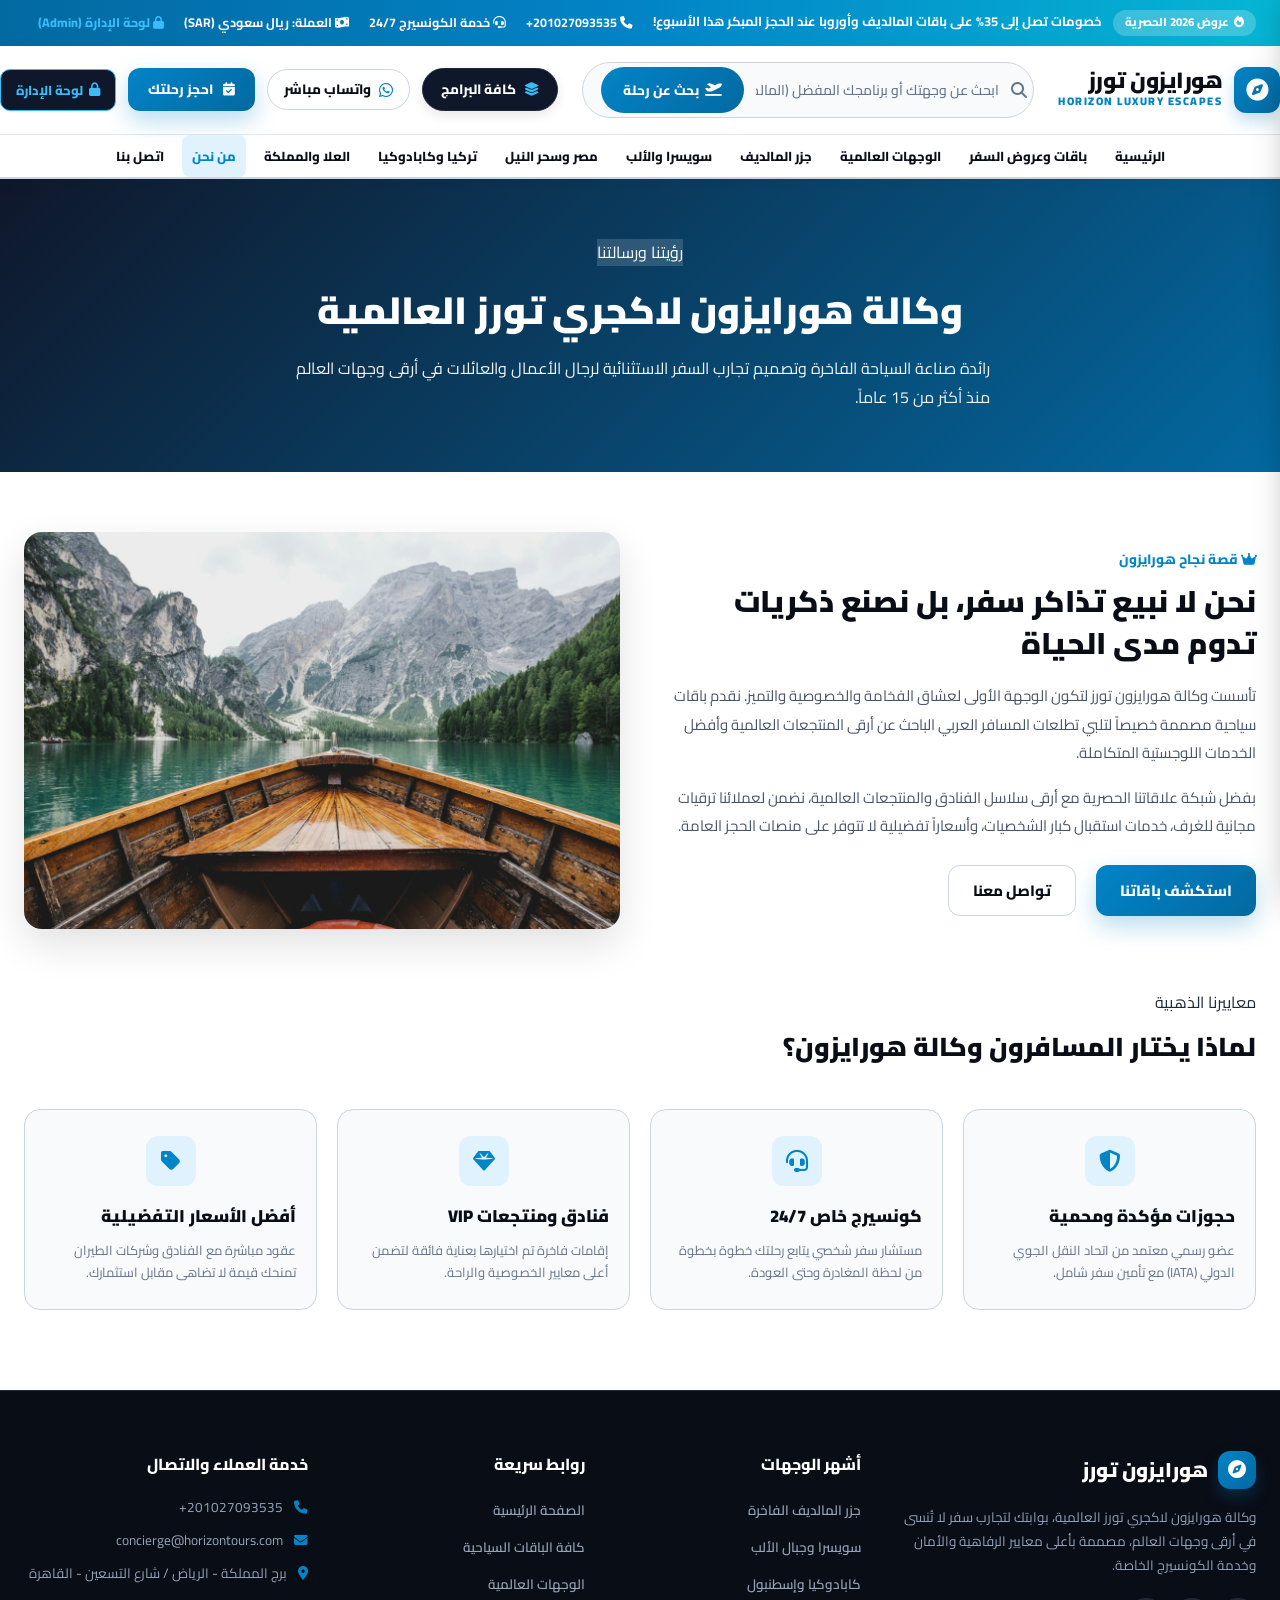
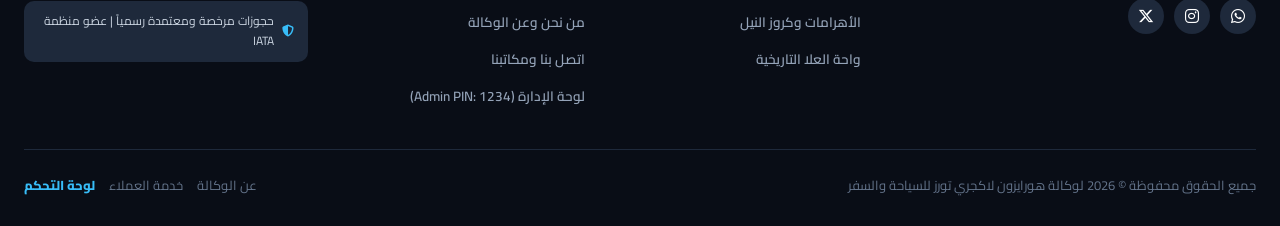
<file: about.html>
<!DOCTYPE html>
<html lang="ar" dir="rtl">
<head>
    <meta charset="UTF-8">
    <meta name="viewport" content="width=device-width, initial-scale=1.0">
    <title>من نحن وعن وكالة هورايزون لاكجري تورز | Horizon Luxury Travel</title>
    <meta name="description" content="وكالة هورايزون لاكجري تورز للسياحة والسفر الفاخرة، باقات المالديف وسويسرا وأوروبا شاملة الطيران والفنادق بأعلى معايير الـ VIP.">
    <link rel="preconnect" href="https://fonts.googleapis.com">
    <link rel="preconnect" href="https://fonts.gstatic.com" crossorigin>
    <link href="https://fonts.googleapis.com/css2?family=Cairo:wght@400;500;600;700;800;900&family=Tajawal:wght@400;500;700;800;900&display=swap" rel="stylesheet">
    <link rel="stylesheet" href="https://cdnjs.cloudflare.com/ajax/libs/font-awesome/6.5.1/css/all.min.css">
    <link rel="stylesheet" href="css/style.css">
    <script>
        function toggleMobileMenu() {
            var d = document.getElementById('mobileMenuDrawer');
            var o = document.getElementById('mobileDrawerOverlay');
            if (!d) return;
            d.classList.toggle('active');
            if (o) o.classList.toggle('active');
            document.body.style.overflow = d.classList.contains('active') ? 'hidden' : '';
        }
        function closeMobileMenu() {
            var d = document.getElementById('mobileMenuDrawer');
            var o = document.getElementById('mobileDrawerOverlay');
            if (d) d.classList.remove('active');
            if (o) o.classList.remove('active');
            document.body.style.overflow = '';
        }
    </script>
</head>
<body>
    <!-- 1. TOP ANNOUNCEMENT BAR (Desktop) -->
    <div class="tour-top-bar">
        <div class="tour-container tour-top-bar-inner">
            <div>
                <span class="tour-top-tag"><i class="fa-solid fa-fire"></i> عروض 2026 الحصرية</span>
                <span>خصومات تصل إلى 35% على باقات المالديف وأوروبا عند الحجز المبكر هذا الأسبوع!</span>
            </div>
            <div class="tour-top-links">
                <span><i class="fa-solid fa-phone"></i> 201027093535+</span>
                <span><i class="fa-solid fa-headset"></i> خدمة الكونسيرج 24/7</span>
                <span><i class="fa-solid fa-money-bill-wave"></i> العملة: ريال سعودي (SAR)</span>
                <a href="admin/index.html" style="color: #38bdf8; font-weight: 800; text-decoration: none; margin-left: 14px;"><i class="fa-solid fa-lock"></i> لوحة الإدارة (Admin)</a>
            </div>
        </div>
    </div>

    <!-- 2. EXECUTIVE MODERN LIGHT HEADER (Desktop) -->
    <header class="tour-header" id="home">
        <div class="tour-container tour-header-main">
            <!-- Brand Logo -->
            <a href="index.html" class="tour-logo-link">
                <div class="tour-logo-icon">
                    <i class="fa-solid fa-compass"></i>
                </div>
                <div class="tour-logo-text">
                    <span class="tour-logo-title">هورايزون تورز</span>
                    <span class="tour-logo-sub">HORIZON LUXURY ESCAPES</span>
                </div>
            </a>

            <!-- Search Form -->
            <form action="tours.html" method="GET" class="tour-search-form" style="display:flex; align-items:center;">
                <i class="fa-solid fa-magnifying-glass" style="color: #64748b;"></i>
                <input type="text" name="q" class="tour-search-input" placeholder="ابحث عن وجهتك أو برنامجك المفضل (المالديف، سويسرا، مصر، تركيا)...">
                <button type="submit" class="tour-search-btn">
                    <i class="fa-solid fa-plane-departure"></i>
                    <span>بحث عن رحلة</span>
                </button>
            </form>

            <!-- Action Buttons -->
            <div class="tour-header-actions">
                <a href="tours.html" class="tour-btn-hub">
                    <i class="fa-solid fa-layer-group" style="color: #38bdf8;"></i>
                    <span>كافة البرامج</span>
                </a>
                <a href="https://wa.me/201027093535?text=مرحباً%D8%8C%20أود%20الاستفسار%20عن%20باقات%20وعروض%20السياحة%20المتاحة" target="_blank" rel="noopener" class="tour-action-btn">
                    <i class="fa-brands fa-whatsapp" style="color: #0284c7; font-size: 16px;"></i>
                    <span>واتساب مباشر</span>
                </a>
                <a href="tours.html" class="btn-tour-primary" style="padding: 10px 20px; font-size: 13.5px;">
                    <i class="fa-solid fa-calendar-check"></i>
                    <span>احجز رحلتك</span>
                </a>
            
                <a href="admin/index.html" class="tour-admin-badge-btn" style="display:inline-flex; align-items:center; gap:6px; background:#0f172a; color:#38bdf8; padding:9px 15px; border-radius:10px; font-weight:800; font-size:13px; text-decoration:none; border:1.5px solid #38bdf8; transition:all 0.2s ease;" title="دخول لوحة التحكم (PIN: 1234)">
                    <i class="fa-solid fa-lock"></i>
                    <span>لوحة الإدارة</span>
                </a>
            </div>
        </div>

        <!-- Clean Centered Secondary Navigation Bar (Without Mega-btn or Hotline) -->
        <div class="tour-navbar">
            <div class="tour-container tour-navbar-inner" style="justify-content: center;">
                <ul class="tour-nav-menu" style="justify-content: center; gap: 8px;">
                    <li class="tour-nav-item "><a href="index.html">الرئيسية</a></li>
                    <li class="tour-nav-item "><a href="tours.html">باقات وعروض السفر</a></li>
                    <li class="tour-nav-item "><a href="destination.html">الوجهات العالمية</a></li>
                    <li class="tour-nav-item"><a href="destination.html?dest=maldives">جزر المالديف</a></li>
                    <li class="tour-nav-item"><a href="destination.html?dest=swiss">سويسرا والألب</a></li>
                    <li class="tour-nav-item"><a href="destination.html?dest=egypt">مصر وسحر النيل</a></li>
                    <li class="tour-nav-item"><a href="destination.html?dest=cappadocia">تركيا وكابادوكيا</a></li>
                    <li class="tour-nav-item"><a href="destination.html?dest=alula">العلا والمملكة</a></li>
                    <li class="tour-nav-item active"><a href="about.html">من نحن</a></li>
                    <li class="tour-nav-item "><a href="contact.html">اتصل بنا</a></li>
                </ul>
            </div>
        </div>
    </header>

    <!-- MOBILE STICKY HEADER -->
    <div class="mobile-header-bar">
        <button class="mob-menu-toggle-btn" onclick="toggleMobileMenu()" aria-label="القائمة الرئيسية" title="القائمة الرئيسية">
            <i class="fa-solid fa-bars"></i>
        </button>
        <a href="index.html" class="tour-logo-link" style="gap:8px;">
            <div class="tour-logo-icon" style="width:36px; height:36px; font-size:16px;">
                <i class="fa-solid fa-compass"></i>
            </div>
            <div class="tour-logo-text">
                <span class="tour-logo-title" style="font-size:18px;">هورايزون تورز</span>
                <span class="tour-logo-sub" style="font-size:8px;">LUXURY TOURS</span>
            </div>
        </a>
        <a href="https://wa.me/201027093535?text=مرحباً%20هورايزون%20تورز،%20أود%20حجز%20رحلة" target="_blank" style="width:38px; height:38px; background:#25d366; color:#fff; border-radius:50%; display:flex; align-items:center; justify-content:center; text-decoration:none; font-size:18px;" title="واتساب">
            <i class="fa-brands fa-whatsapp"></i>
        </a>
    </div>

    <!-- MOBILE SUB-BAR -->
    <div class="mobile-sub-bar">
        <button class="mob-sub-dept-btn" onclick="toggleMobileMenu()" type="button">
            <i class="fa-solid fa-bars"></i>
            <span>الوجهات</span>
        </button>
        <div class="mob-sub-links-scroll">
            <a href="index.html" class="">الرئيسية</a>
            <a href="tours.html" class="">كافة الباقات</a>
            <a href="destination.html" class="">الوجهات</a>
            <a href="destination.html?dest=maldives">المالديف</a>
            <a href="destination.html?dest=swiss">سويسرا</a>
            <a href="destination.html?dest=cappadocia">تركيا</a>
            <a href="destination.html?dest=egypt">مصر</a>
            <a href="destination.html?dest=alula">العلا</a>
            <a href="about.html" class="active">من نحن</a>
            <a href="contact.html" class="">اتصل بنا</a>
        </div>
    </div>

    <!-- HERO ABOUT -->
    <section style="background: linear-gradient(135deg, #0f172a 0%, #0369a1 100%); padding: 60px 0; color: #ffffff; text-align: center;">
        <div class="tour-container" style="display:flex; flex-direction:column; align-items:center; justify-content:center; text-align:center;">
            <span class="tour-badge-pill" style="background: rgba(255,255,255,0.15); color: #ffffff; border-color: rgba(255,255,255,0.3); margin-bottom:12px;">رؤيتنا ورسالتنا</span>
            <h1 id="aboutHeroTitle" style="font-size: 38px; font-weight: 900; margin: 0 0 12px; color: #ffffff;">وكالة هورايزون لاكجري تورز العالمية</h1>
            <p id="aboutHeroSub" style="font-size: 16px; color: #cbd5e1; max-width: 700px; margin: 0 auto; line-height: 1.8;">رائدة صناعة السياحة الفاخرة وتصميم تجارب السفر الاستثنائية لرجال الأعمال والعائلات في أرقى وجهات العالم منذ أكثر من 15 عاماً.</p>
        </div>
    </section>

    <!-- MAIN ABOUT CONTENT -->
    <section style="padding: 60px 0 80px; background: #ffffff;">
        <div class="tour-container">
            <div class="about-main-grid" style="display: grid; grid-template-columns: 1fr 1fr; gap: 40px; align-items: center; margin-bottom: 60px;">
                <div>
                    <span style="font-size: 13.5px; font-weight: 800; color: var(--color-primary);"><i class="fa-solid fa-crown"></i> قصة نجاح هورايزون</span>
                    <h2 id="aboutStoryTitle" style="font-size: 30px; font-weight: 900; color: var(--color-navy); margin: 8px 0 18px; line-height: 1.4;">نحن لا نبيع تذاكر سفر، بل نصنع ذكريات تدوم مدى الحياة</h2>
                    <p id="aboutStoryP1" style="font-size: 15px; color: #475569; line-height: 1.9; margin-bottom: 16px;">تأسست وكالة هورايزون تورز لتكون الوجهة الأولى لعشاق الفخامة والخصوصية والتميز. نقدم باقات سياحية مصممة خصيصاً لتلبي تطلعات المسافر العربي الباحث عن أرقى المنتجعات العالمية وأفضل الخدمات اللوجستية المتكاملة.</p>
                    <p id="aboutStoryP2" style="font-size: 15px; color: #475569; line-height: 1.9; margin-bottom: 24px;">بفضل شبكة علاقاتنا الحصرية مع أرقى سلاسل الفنادق والمنتجعات العالمية، نضمن لعملائنا ترقيات مجانية للغرف، خدمات استقبال كبار الشخصيات، وأسعاراً تفضيلية لا تتوفر على منصات الحجز العامة.</p>
                    <div style="display: flex; gap: 20px;">
                        <a href="tours.html" class="btn-tour-primary" style="padding: 12px 24px;">استكشف باقاتنا</a>
                        <a href="contact.html" class="btn-tour-secondary" style="padding: 12px 24px;">تواصل معنا</a>
                    </div>
                </div>
                <div>
                    <img id="aboutMainImg" src="images/hero_travel.jpg" alt="عن هورايزون" style="width: 100%; border-radius: 18px; box-shadow: 0 15px 40px rgba(0,0,0,0.12);">
                </div>
            </div>

            <!-- Core Values -->
            <div style="text-align: center; margin-bottom: 40px;">
                <span class="tour-badge-pill">معاييرنا الذهبية</span>
                <h3 style="font-size: 26px; font-weight: 900; color: var(--color-navy); margin-top: 8px;">لماذا يختار المسافرون وكالة هورايزون؟</h3>
            </div>
            <div class="about-values-grid" style="display: grid; grid-template-columns: repeat(4, 1fr); gap: 20px;">
                <div style="background: #f8fafc; border: 1px solid var(--color-border); border-radius: 16px; padding: 26px 20px; text-align: center;">
                    <div style="width: 50px; height: 50px; border-radius: 12px; background: var(--color-primary-light); color: var(--color-primary); display: flex; align-items: center; justify-content: center; font-size: 22px; margin: 0 auto 16px;"><i class="fa-solid fa-shield-halved"></i></div>
                    <h4 style="font-size: 17px; font-weight: 900; color: var(--color-navy); margin-bottom: 8px;">حجوزات مؤكدة ومحمية</h4>
                    <p style="font-size: 13px; color: #64748b; line-height: 1.7;">عضو رسمي معتمد من اتحاد النقل الجوي الدولي (IATA) مع تأمين سفر شامل.</p>
                </div>
                <div style="background: #f8fafc; border: 1px solid var(--color-border); border-radius: 16px; padding: 26px 20px; text-align: center;">
                    <div style="width: 50px; height: 50px; border-radius: 12px; background: var(--color-primary-light); color: var(--color-primary); display: flex; align-items: center; justify-content: center; font-size: 22px; margin: 0 auto 16px;"><i class="fa-solid fa-headset"></i></div>
                    <h4 style="font-size: 17px; font-weight: 900; color: var(--color-navy); margin-bottom: 8px;">كونسيرج خاص 24/7</h4>
                    <p style="font-size: 13px; color: #64748b; line-height: 1.7;">مستشار سفر شخصي يتابع رحلتك خطوة بخطوة من لحظة المغادرة وحتى العودة.</p>
                </div>
                <div style="background: #f8fafc; border: 1px solid var(--color-border); border-radius: 16px; padding: 26px 20px; text-align: center;">
                    <div style="width: 50px; height: 50px; border-radius: 12px; background: var(--color-primary-light); color: var(--color-primary); display: flex; align-items: center; justify-content: center; font-size: 22px; margin: 0 auto 16px;"><i class="fa-solid fa-gem"></i></div>
                    <h4 style="font-size: 17px; font-weight: 900; color: var(--color-navy); margin-bottom: 8px;">فنادق ومنتجعات VIP</h4>
                    <p style="font-size: 13px; color: #64748b; line-height: 1.7;">إقامات فاخرة تم اختيارها بعناية فائقة لتضمن أعلى معايير الخصوصية والراحة.</p>
                </div>
                <div style="background: #f8fafc; border: 1px solid var(--color-border); border-radius: 16px; padding: 26px 20px; text-align: center;">
                    <div style="width: 50px; height: 50px; border-radius: 12px; background: var(--color-primary-light); color: var(--color-primary); display: flex; align-items: center; justify-content: center; font-size: 22px; margin: 0 auto 16px;"><i class="fa-solid fa-tag"></i></div>
                    <h4 style="font-size: 17px; font-weight: 900; color: var(--color-navy); margin-bottom: 8px;">أفضل الأسعار التفضيلية</h4>
                    <p style="font-size: 13px; color: #64748b; line-height: 1.7;">عقود مباشرة مع الفنادق وشركات الطيران تمنحك قيمة لا تضاهى مقابل استثمارك.</p>
                </div>
            </div>
        </div>
    </section>
    <!-- FOOTER -->
    <footer class="tour-footer">
        <div class="tour-container">
            <div class="tour-footer-grid">
                <div class="tour-footer-col">
                    <div style="display: flex; align-items: center; gap: 10px; margin-bottom: 16px;">
                        <div class="tour-logo-icon" style="width: 38px; height: 38px; font-size: 18px;">
                            <i class="fa-solid fa-compass"></i>
                        </div>
                        <span style="font-size: 20px; font-weight: 900; color: #ffffff;">هورايزون تورز</span>
                    </div>
                    <p style="font-size: 13.5px; color: #94a3b8; line-height: 1.8; margin-bottom: 20px;">
                        وكالة هورايزون لاكجري تورز العالمية، بوابتك لتجارب سفر لا تُنسى في أرقى وجهات العالم، مصممة بأعلى معايير الرفاهية والأمان وخدمة الكونسيرج الخاصة.
                    </p>
                    <div style="display: flex; gap: 10px;">
                        <a href="https://wa.me/201027093535" target="_blank" style="width: 36px; height: 36px; border-radius: 50%; background: #1e293b; color: #ffffff; display: flex; align-items: center; justify-content: center;"><i class="fa-brands fa-whatsapp"></i></a>
                        <a href="#" style="width: 36px; height: 36px; border-radius: 50%; background: #1e293b; color: #ffffff; display: flex; align-items: center; justify-content: center;"><i class="fa-brands fa-instagram"></i></a>
                        <a href="#" style="width: 36px; height: 36px; border-radius: 50%; background: #1e293b; color: #ffffff; display: flex; align-items: center; justify-content: center;"><i class="fa-brands fa-x-twitter"></i></a>
                    </div>
                </div>

                <div class="tour-footer-col">
                    <h4>أشهر الوجهات</h4>
                    <ul>
                        <li><a href="destination.html?dest=maldives">جزر المالديف الفاخرة</a></li>
                        <li><a href="destination.html?dest=swiss">سويسرا وجبال الألب</a></li>
                        <li><a href="destination.html?dest=cappadocia">كابادوكيا وإسطنبول</a></li>
                        <li><a href="destination.html?dest=egypt">الأهرامات وكروز النيل</a></li>
                        <li><a href="destination.html?dest=alula">واحة العلا التاريخية</a></li>
                    </ul>
                </div>

                <div class="tour-footer-col">
                    <h4>روابط سريعة</h4>
                    <ul>
                        <li><a href="index.html">الصفحة الرئيسية</a></li>
                        <li><a href="tours.html">كافة الباقات السياحية</a></li>
                        <li><a href="destination.html">الوجهات العالمية</a></li>
                        <li><a href="about.html">من نحن وعن الوكالة</a></li>
                        <li><a href="contact.html">اتصل بنا ومكاتبنا</a></li>
                        <li><a href="admin/index.html">لوحة الإدارة (Admin PIN: 1234)</a></li>
                    </ul>
                </div>

                <div class="tour-footer-col">
                    <h4>خدمة العملاء والاتصال</h4>
                    <p style="font-size: 13.5px; color: #94a3b8; margin-bottom: 10px;">
                        <i class="fa-solid fa-phone" style="color: #0284c7; margin-left: 8px;"></i> 201027093535+
                    </p>
                    <p style="font-size: 13.5px; color: #94a3b8; margin-bottom: 10px;">
                        <i class="fa-solid fa-envelope" style="color: #0284c7; margin-left: 8px;"></i> concierge@horizontours.com
                    </p>
                    <p style="font-size: 13.5px; color: #94a3b8; margin-bottom: 16px;">
                        <i class="fa-solid fa-location-dot" style="color: #0284c7; margin-left: 8px;"></i> برج المملكة - الرياض / شارع التسعين - القاهرة
                    </p>
                    <div style="background: #1e293b; padding: 10px 14px; border-radius: 10px; font-size: 12px; color: #cbd5e1; display: inline-flex; align-items: center; gap: 8px;">
                        <i class="fa-solid fa-shield-halved" style="color: #38bdf8;"></i>
                        <span>حجوزات مرخصة ومعتمدة رسمياً | عضو منظمة IATA</span>
                    </div>
                </div>
            </div>

            <div class="tour-footer-bottom">
                <div>جميع الحقوق محفوظة © 2026 لوكالة هورايزون لاكجري تورز للسياحة والسفر</div>
                <div style="display: flex; gap: 14px;">
                    <a href="about.html" style="color: #64748b;">عن الوكالة</a>
                    <a href="contact.html" style="color: #64748b;">خدمة العملاء</a>
                    <a href="admin/index.html" style="color: #38bdf8; font-weight:800;">لوحة التحكم</a>
                </div>
            </div>
        </div>
    </footer>

    <!-- SLIDE-OUT MOBILE MENU DRAWER -->
    <div class="mobile-menu-overlay" id="mobileDrawerOverlay" onclick="toggleMobileMenu()"></div>
    <div class="mobile-menu-drawer" id="mobileMenuDrawer">
        <div class="mob-drawer-header">
            <div class="tour-logo-link" style="gap:8px;">
                <div class="tour-logo-icon" style="width:34px; height:34px; font-size:16px;">
                    <i class="fa-solid fa-compass"></i>
                </div>
                <div class="tour-logo-text">
                    <span class="tour-logo-title" style="font-size:17px;">هورايزون تورز</span>
                    <span class="tour-logo-sub" style="font-size:8px;">LUXURY TOURS</span>
                </div>
            </div>
            <button class="mob-drawer-close" onclick="toggleMobileMenu()" aria-label="إغلاق"><i class="fa-solid fa-xmark"></i></button>
        </div>

        <div class="mob-drawer-search">
            <form action="tours.html" method="GET" style="display:flex; align-items:center; background:#fff; border:1px solid #cbd5e1; border-radius:30px; padding:6px 12px;">
                <input type="text" name="q" placeholder="ابحث عن باقة أو وجهة..." style="width:100%; border:none; outline:none; font-family:inherit; font-size:13px;">
                <button type="submit" style="background:none; border:none; color:var(--color-primary); cursor:pointer;"><i class="fa-solid fa-magnifying-glass"></i></button>
            </form>
        </div>
        <div class="mob-drawer-admin-box" style="padding: 10px 16px 4px;">
            <a href="admin/index.html" style="display:flex; align-items:center; justify-content:space-between; background:linear-gradient(135deg, #0f172a, #1e293b); color:#38bdf8; padding:12px 16px; border-radius:12px; text-decoration:none; font-weight:800; border:1px solid #38bdf8; box-shadow:0 4px 12px rgba(15,23,42,0.15);">
                <span style="display:flex; align-items:center; gap:8px;"><i class="fa-solid fa-lock" style="font-size:16px;"></i> لوحة التحكم الإدارية</span>
                <span style="background:#0284c7; color:#fff; font-size:11px; padding:2px 8px; border-radius:20px; font-weight:700;">PIN: 1234</span>
            </a>
        </div>


        <div class="mob-drawer-body">
            <div class="mob-section-title"><i class="fa-solid fa-compass" style="margin-left:6px; color:var(--color-primary);"></i> الصفحات الرئيسية</div>
            <div class="mob-cat-list" style="margin-bottom:24px;">
                <a href="index.html" class="mob-cat-item"><span style="font-weight:800;"><i class="fa-solid fa-house" style="margin-left:8px; color:var(--color-primary);"></i> الرئيسية</span> <span>›</span></a>
                <a href="tours.html" class="mob-cat-item"><span style="font-weight:800;"><i class="fa-solid fa-plane-departure" style="margin-left:8px; color:var(--color-primary);"></i> كافة باقات السفر</span> <span>›</span></a>
                <a href="destination.html" class="mob-cat-item"><span style="font-weight:800;"><i class="fa-solid fa-earth-americas" style="margin-left:8px; color:var(--color-primary);"></i> الوجهات والتصنيفات</span> <span>›</span></a>
                <a href="about.html" class="mob-cat-item"><span style="font-weight:800;"><i class="fa-solid fa-circle-info" style="margin-left:8px; color:var(--color-primary);"></i> من نحن وعن الوكالة</span> <span>›</span></a>
                <a href="contact.html" class="mob-cat-item"><span style="font-weight:800;"><i class="fa-solid fa-headset" style="margin-left:8px; color:var(--color-primary);"></i> اتصل بنا ومكاتبنا</span> <span>›</span></a>
                <a href="admin/index.html" class="mob-cat-item" style="background:#e0f2fe; color:var(--color-primary);"><span style="font-weight:900;"><i class="fa-solid fa-lock" style="margin-left:8px;"></i> لوحة الإدارة (Admin)</span> <span>🔑</span></a>
            </div>

            <div class="mob-section-title"><i class="fa-solid fa-location-dot" style="margin-left:6px; color:var(--color-primary);"></i> الأقسام والوجهات العالمية</div>
            <div class="mob-cat-list" style="margin-bottom:24px;">
                <a href="destination.html?dest=maldives" class="mob-cat-item"><span>🏝️ جزر المالديف الفاخرة</span> <span style="font-size:11.5px; color:#64748b;">3 باقات</span></a>
                <a href="destination.html?dest=swiss" class="mob-cat-item"><span>🏔️ سويسرا وقمم الألب</span> <span style="font-size:11.5px; color:#64748b;">4 باقات</span></a>
                <a href="destination.html?dest=cappadocia" class="mob-cat-item"><span>🎈 تركيا ومناطيد كابادوكيا</span> <span style="font-size:11.5px; color:#64748b;">3 باقات</span></a>
                <a href="destination.html?dest=egypt" class="mob-cat-item"><span>🚢 مصر وكروز النيل الملكي</span> <span style="font-size:11.5px; color:#64748b;">4 باقات</span></a>
                <a href="destination.html?dest=alula" class="mob-cat-item"><span>🏛️ واحة العلا التاريخية</span> <span style="font-size:11.5px; color:#64748b;">2 باقات</span></a>
            </div>

            <div class="mob-section-title"><i class="fa-brands fa-whatsapp" style="margin-left:6px; color:#25d366;"></i> خدمة العملاء الفورية</div>
            <a href="https://wa.me/201027093535" target="_blank" style="display:flex; align-items:center; justify-content:center; gap:8px; background:#25d366; color:#fff; padding:12px; border-radius:10px; font-weight:900; text-decoration:none; margin-top:8px;">
                <i class="fa-brands fa-whatsapp" style="font-size:20px;"></i>
                <span>محادثة واتساب: 01027093535</span>
            </a>
            <div style="text-align:center; margin-top:12px; font-size:12.5px; color:#64748b; font-weight:700;">
                الرقم الموحد المباشر: <strong style="color:var(--color-navy);">800-HORIZON</strong>
            </div>
        </div>
    </div>

    <!-- MOBILE BOTTOM NAVIGATION -->
    <div class="mobile-bottom-nav">
        <div class="mob-nav-grid">
            <a href="index.html" class="mob-nav-item">
                <i class="fa-solid fa-house"></i>
                <span>الرئيسية</span>
            </a>
            <a href="tours.html" class="mob-nav-item">
                <i class="fa-solid fa-plane-departure"></i>
                <span>الباقات</span>
            </a>
            <a href="destination.html" class="mob-nav-item">
                <i class="fa-solid fa-earth-americas"></i>
                <span>الوجهات</span>
            </a>
            <a href="https://wa.me/201027093535" target="_blank" class="mob-nav-item" style="color:#25d366;">
                <i class="fa-brands fa-whatsapp"></i>
                <span>واتساب</span>
            </a>
            <a href="javascript:void(0)" onclick="toggleMobileMenu()" class="mob-nav-item">
                <i class="fa-solid fa-bars"></i>
                <span>القائمة</span>
            </a>
        </div>
    </div>
    <script src="js/horizon-sync.js"></script>
</body>
</html>
</file>
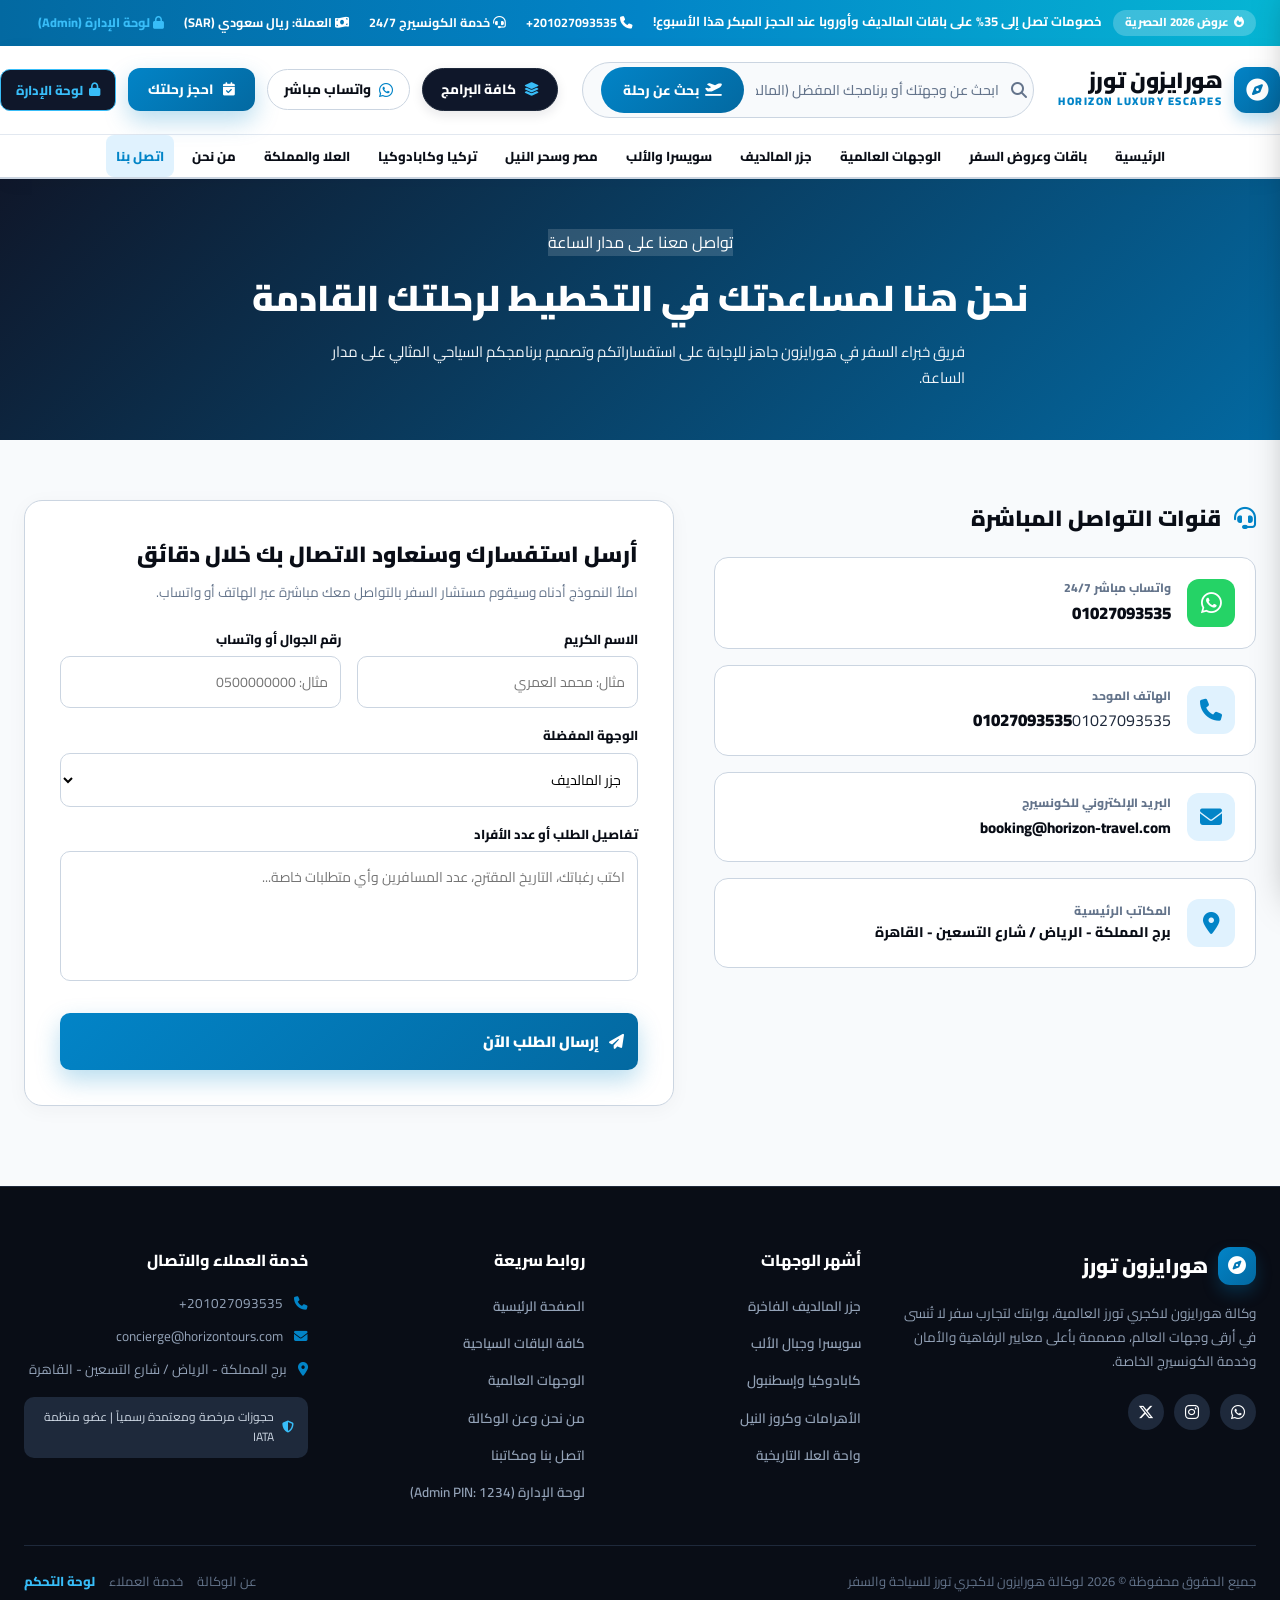
<file: contact.html>
<!DOCTYPE html>
<html lang="ar" dir="rtl">
<head>
    <meta charset="UTF-8">
    <meta name="viewport" content="width=device-width, initial-scale=1.0">
    <title>اتصل بنا ومكاتب وكالة هورايزون | Horizon Luxury Travel</title>
    <meta name="description" content="وكالة هورايزون لاكجري تورز للسياحة والسفر الفاخرة، باقات المالديف وسويسرا وأوروبا شاملة الطيران والفنادق بأعلى معايير الـ VIP.">
    <link rel="preconnect" href="https://fonts.googleapis.com">
    <link rel="preconnect" href="https://fonts.gstatic.com" crossorigin>
    <link href="https://fonts.googleapis.com/css2?family=Cairo:wght@400;500;600;700;800;900&family=Tajawal:wght@400;500;700;800;900&display=swap" rel="stylesheet">
    <link rel="stylesheet" href="https://cdnjs.cloudflare.com/ajax/libs/font-awesome/6.5.1/css/all.min.css">
    <link rel="stylesheet" href="css/style.css">
    <script>
        function toggleMobileMenu() {
            var d = document.getElementById('mobileMenuDrawer');
            var o = document.getElementById('mobileDrawerOverlay');
            if (!d) return;
            d.classList.toggle('active');
            if (o) o.classList.toggle('active');
            document.body.style.overflow = d.classList.contains('active') ? 'hidden' : '';
        }
        function closeMobileMenu() {
            var d = document.getElementById('mobileMenuDrawer');
            var o = document.getElementById('mobileDrawerOverlay');
            if (d) d.classList.remove('active');
            if (o) o.classList.remove('active');
            document.body.style.overflow = '';
        }
    </script>
</head>
<body>
    <!-- 1. TOP ANNOUNCEMENT BAR (Desktop) -->
    <div class="tour-top-bar">
        <div class="tour-container tour-top-bar-inner">
            <div>
                <span class="tour-top-tag"><i class="fa-solid fa-fire"></i> عروض 2026 الحصرية</span>
                <span>خصومات تصل إلى 35% على باقات المالديف وأوروبا عند الحجز المبكر هذا الأسبوع!</span>
            </div>
            <div class="tour-top-links">
                <span><i class="fa-solid fa-phone"></i> 201027093535+</span>
                <span><i class="fa-solid fa-headset"></i> خدمة الكونسيرج 24/7</span>
                <span><i class="fa-solid fa-money-bill-wave"></i> العملة: ريال سعودي (SAR)</span>
                <a href="admin/index.html" style="color: #38bdf8; font-weight: 800; text-decoration: none; margin-left: 14px;"><i class="fa-solid fa-lock"></i> لوحة الإدارة (Admin)</a>
            </div>
        </div>
    </div>

    <!-- 2. EXECUTIVE MODERN LIGHT HEADER (Desktop) -->
    <header class="tour-header" id="home">
        <div class="tour-container tour-header-main">
            <!-- Brand Logo -->
            <a href="index.html" class="tour-logo-link">
                <div class="tour-logo-icon">
                    <i class="fa-solid fa-compass"></i>
                </div>
                <div class="tour-logo-text">
                    <span class="tour-logo-title">هورايزون تورز</span>
                    <span class="tour-logo-sub">HORIZON LUXURY ESCAPES</span>
                </div>
            </a>

            <!-- Search Form -->
            <form action="tours.html" method="GET" class="tour-search-form" style="display:flex; align-items:center;">
                <i class="fa-solid fa-magnifying-glass" style="color: #64748b;"></i>
                <input type="text" name="q" class="tour-search-input" placeholder="ابحث عن وجهتك أو برنامجك المفضل (المالديف، سويسرا، مصر، تركيا)...">
                <button type="submit" class="tour-search-btn">
                    <i class="fa-solid fa-plane-departure"></i>
                    <span>بحث عن رحلة</span>
                </button>
            </form>

            <!-- Action Buttons -->
            <div class="tour-header-actions">
                <a href="tours.html" class="tour-btn-hub">
                    <i class="fa-solid fa-layer-group" style="color: #38bdf8;"></i>
                    <span>كافة البرامج</span>
                </a>
                <a href="https://wa.me/201027093535?text=مرحباً%D8%8C%20أود%20الاستفسار%20عن%20باقات%20وعروض%20السياحة%20المتاحة" target="_blank" rel="noopener" class="tour-action-btn">
                    <i class="fa-brands fa-whatsapp" style="color: #0284c7; font-size: 16px;"></i>
                    <span>واتساب مباشر</span>
                </a>
                <a href="tours.html" class="btn-tour-primary" style="padding: 10px 20px; font-size: 13.5px;">
                    <i class="fa-solid fa-calendar-check"></i>
                    <span>احجز رحلتك</span>
                </a>
            
                <a href="admin/index.html" class="tour-admin-badge-btn" style="display:inline-flex; align-items:center; gap:6px; background:#0f172a; color:#38bdf8; padding:9px 15px; border-radius:10px; font-weight:800; font-size:13px; text-decoration:none; border:1.5px solid #38bdf8; transition:all 0.2s ease;" title="دخول لوحة التحكم (PIN: 1234)">
                    <i class="fa-solid fa-lock"></i>
                    <span>لوحة الإدارة</span>
                </a>
            </div>
        </div>

        <!-- Clean Centered Secondary Navigation Bar (Without Mega-btn or Hotline) -->
        <div class="tour-navbar">
            <div class="tour-container tour-navbar-inner" style="justify-content: center;">
                <ul class="tour-nav-menu" style="justify-content: center; gap: 8px;">
                    <li class="tour-nav-item "><a href="index.html">الرئيسية</a></li>
                    <li class="tour-nav-item "><a href="tours.html">باقات وعروض السفر</a></li>
                    <li class="tour-nav-item "><a href="destination.html">الوجهات العالمية</a></li>
                    <li class="tour-nav-item"><a href="destination.html?dest=maldives">جزر المالديف</a></li>
                    <li class="tour-nav-item"><a href="destination.html?dest=swiss">سويسرا والألب</a></li>
                    <li class="tour-nav-item"><a href="destination.html?dest=egypt">مصر وسحر النيل</a></li>
                    <li class="tour-nav-item"><a href="destination.html?dest=cappadocia">تركيا وكابادوكيا</a></li>
                    <li class="tour-nav-item"><a href="destination.html?dest=alula">العلا والمملكة</a></li>
                    <li class="tour-nav-item "><a href="about.html">من نحن</a></li>
                    <li class="tour-nav-item active"><a href="contact.html">اتصل بنا</a></li>
                </ul>
            </div>
        </div>
    </header>

    <!-- MOBILE STICKY HEADER -->
    <div class="mobile-header-bar">
        <button class="mob-menu-toggle-btn" onclick="toggleMobileMenu()" aria-label="القائمة الرئيسية" title="القائمة الرئيسية">
            <i class="fa-solid fa-bars"></i>
        </button>
        <a href="index.html" class="tour-logo-link" style="gap:8px;">
            <div class="tour-logo-icon" style="width:36px; height:36px; font-size:16px;">
                <i class="fa-solid fa-compass"></i>
            </div>
            <div class="tour-logo-text">
                <span class="tour-logo-title" style="font-size:18px;">هورايزون تورز</span>
                <span class="tour-logo-sub" style="font-size:8px;">LUXURY TOURS</span>
            </div>
        </a>
        <a href="https://wa.me/201027093535?text=مرحباً%20هورايزون%20تورز،%20أود%20حجز%20رحلة" target="_blank" style="width:38px; height:38px; background:#25d366; color:#fff; border-radius:50%; display:flex; align-items:center; justify-content:center; text-decoration:none; font-size:18px;" title="واتساب">
            <i class="fa-brands fa-whatsapp"></i>
        </a>
    </div>

    <!-- MOBILE SUB-BAR -->
    <div class="mobile-sub-bar">
        <button class="mob-sub-dept-btn" onclick="toggleMobileMenu()" type="button">
            <i class="fa-solid fa-bars"></i>
            <span>الوجهات</span>
        </button>
        <div class="mob-sub-links-scroll">
            <a href="index.html" class="">الرئيسية</a>
            <a href="tours.html" class="">كافة الباقات</a>
            <a href="destination.html" class="">الوجهات</a>
            <a href="destination.html?dest=maldives">المالديف</a>
            <a href="destination.html?dest=swiss">سويسرا</a>
            <a href="destination.html?dest=cappadocia">تركيا</a>
            <a href="destination.html?dest=egypt">مصر</a>
            <a href="destination.html?dest=alula">العلا</a>
            <a href="about.html" class="">من نحن</a>
            <a href="contact.html" class="active">اتصل بنا</a>
        </div>
    </div>

    <!-- HERO CONTACT -->
    <section style="background: linear-gradient(135deg, #0f172a 0%, #0369a1 100%); padding: 50px 0; color: #ffffff; text-align: center;">
        <div class="tour-container" style="display:flex; flex-direction:column; align-items:center; justify-content:center; text-align:center;">
            <span class="tour-badge-pill" style="background: rgba(255,255,255,0.15); color: #ffffff; border-color: rgba(255,255,255,0.3); margin-bottom:12px;">تواصل معنا على مدار الساعة</span>
            <h1 id="contactHeroTitle" style="font-size: 36px; font-weight: 900; margin: 0 0 10px; color: #ffffff;">نحن هنا لمساعدتك في التخطيط لرحلتك القادمة</h1>
            <p id="contactHeroSub" style="font-size: 15px; color: #cbd5e1; max-width: 650px; margin: 0 auto;">فريق خبراء السفر في هورايزون جاهز للإجابة على استفساراتكم وتصميم برنامجكم السياحي المثالي على مدار الساعة.</p>
        </div>
    </section>

    <!-- CONTACT DETAILS & FORM -->
    <section style="padding: 60px 0 80px; background: #f8fafc;">
        <div class="tour-container">
            <div class="contact-grid" style="display: grid; grid-template-columns: 1fr 1.2fr; gap: 40px; align-items: start;">
                <!-- Contact Info Cards -->
                <div>
                    <h3 style="font-size: 22px; font-weight: 900; color: var(--color-navy); margin-bottom: 20px;"><i class="fa-solid fa-headset" style="color:var(--color-primary); margin-left:8px;"></i> قنوات التواصل المباشرة</h3>
                    
                    <div style="display:flex; flex-direction:column; gap:16px; margin-bottom:30px;">
                        <div style="background:#ffffff; border:1px solid var(--color-border); border-radius:14px; padding:20px; display:flex; gap:16px; align-items:center;">
                            <div style="width:48px; height:48px; border-radius:12px; background:#25d366; color:#ffffff; display:flex; align-items:center; justify-content:center; font-size:24px; flex-shrink:0;"><i class="fa-brands fa-whatsapp"></i></div>
                            <div>
                                <div style="font-size:12px; font-weight:800; color:#64748b;">واتساب مباشر 24/7</div>
                                <a id="contactWaLink" href="https://wa.me/201027093535" target="_blank" style="font-size:17px; font-weight:900; color:var(--color-navy); text-decoration:none;">201027093535+</a>
                            </div>
                        </div>

                        <div style="background:#ffffff; border:1px solid var(--color-border); border-radius:14px; padding:20px; display:flex; gap:16px; align-items:center;">
                            <div style="width:48px; height:48px; border-radius:12px; background:var(--color-primary-light); color:var(--color-primary); display:flex; align-items:center; justify-content:center; font-size:22px; flex-shrink:0;"><i class="fa-solid fa-phone"></i></div>
                            <div>
                                <div style="font-size:12px; font-weight:800; color:#64748b;">الهاتف الموحد</div>
                                <a id="contactPhoneLink" href="tel:01027093535" style="font-size:17px; font-weight:900; color:var(--color-navy); text-decoration:none;">01027093535</a>01027093535</a>
                            </div>
                        </div>

                        <div style="background:#ffffff; border:1px solid var(--color-border); border-radius:14px; padding:20px; display:flex; gap:16px; align-items:center;">
                            <div style="width:48px; height:48px; border-radius:12px; background:var(--color-primary-light); color:var(--color-primary); display:flex; align-items:center; justify-content:center; font-size:22px; flex-shrink:0;"><i class="fa-solid fa-envelope"></i></div>
                            <div>
                                <div style="font-size:12px; font-weight:800; color:#64748b;">البريد الإلكتروني للكونسيرج</div>
                                <a id="contactEmailLink" href="mailto:booking@horizon-travel.com" style="font-size:15px; font-weight:800; color:var(--color-navy); text-decoration:none;">booking@horizon-travel.com</a>
                            </div>
                        </div>

                        <div style="background:#ffffff; border:1px solid var(--color-border); border-radius:14px; padding:20px; display:flex; gap:16px; align-items:center;">
                            <div style="width:48px; height:48px; border-radius:12px; background:var(--color-primary-light); color:var(--color-primary); display:flex; align-items:center; justify-content:center; font-size:22px; flex-shrink:0;"><i class="fa-solid fa-location-dot"></i></div>
                            <div>
                                <div style="font-size:12px; font-weight:800; color:#64748b;">المكاتب الرئيسية</div>
                                <div id="contactAddressText" style="font-size:14px; font-weight:800; color:var(--color-navy);">برج المملكة - الرياض / شارع التسعين - القاهرة</div>
                            </div>
                        </div>
                    </div>
                </div>

                <!-- Inquiry Form -->
                <div style="background:#ffffff; border:1px solid var(--color-border); border-radius:18px; padding:35px; box-shadow:var(--shadow-subtle);">
                    <h3 style="font-size:22px; font-weight:900; color:var(--color-navy); margin-bottom:8px;">أرسل استفسارك وسنعاود الاتصال بك خلال دقائق</h3>
                    <p style="font-size:13.5px; color:#64748b; margin-bottom:24px;">املأ النموذج أدناه وسيقوم مستشار السفر بالتواصل معك مباشرة عبر الهاتف أو واتساب.</p>

                    <form onsubmit="event.preventDefault(); alert('شكراً لك! تم استلام طلبك وسيتواصل معك مستشار السفر في أقرب وقت.');" style="display:flex; flex-direction:column; gap:16px;">
                        <div class="contact-form-row" style="display:grid; grid-template-columns:1fr 1fr; gap:16px;">
                            <div>
                                <label style="display:block; font-size:13px; font-weight:800; color:var(--color-navy); margin-bottom:6px;">الاسم الكريم</label>
                                <input type="text" required placeholder="مثال: محمد العمري" style="width:100%; padding:12px; border:1px solid #cbd5e1; border-radius:10px; font-family:inherit; font-size:14px; outline:none;">
                            </div>
                            <div>
                                <label style="display:block; font-size:13px; font-weight:800; color:var(--color-navy); margin-bottom:6px;">رقم الجوال أو واتساب</label>
                                <input type="tel" required placeholder="مثال: 0500000000" style="width:100%; padding:12px; border:1px solid #cbd5e1; border-radius:10px; font-family:inherit; font-size:14px; outline:none;">
                            </div>
                        </div>

                        <div>
                            <label style="display:block; font-size:13px; font-weight:800; color:var(--color-navy); margin-bottom:6px;">الوجهة المفضلة</label>
                            <select style="width:100%; padding:12px; border:1px solid #cbd5e1; border-radius:10px; font-family:inherit; font-size:14px; outline:none; background:#fff;">
                                <option>جزر المالديف</option>
                                <option>سويسرا وجبال الألب</option>
                                <option>تركيا وكابادوكيا</option>
                                <option>مصر وكروز النيل</option>
                                <option>العلا والمملكة</option>
                                <option>وجهة أخرى مخصصة</option>
                            </select>
                        </div>

                        <div>
                            <label style="display:block; font-size:13px; font-weight:800; color:var(--color-navy); margin-bottom:6px;">تفاصيل الطلب أو عدد الأفراد</label>
                            <textarea rows="4" placeholder="اكتب رغباتك، التاريخ المقترح، عدد المسافرين وأي متطلبات خاصة..." style="width:100%; padding:12px; border:1px solid #cbd5e1; border-radius:10px; font-family:inherit; font-size:14px; outline:none; resize:none;"></textarea>
                        </div>

                        <button type="submit" class="btn-tour-primary" style="padding:14px; font-size:15px; font-weight:900; border-radius:10px; margin-top:8px;">
                            <i class="fa-solid fa-paper-plane"></i>
                            <span>إرسال الطلب الآن</span>
                        </button>
                    </form>
                </div>
            </div>
        </div>
    </section>
    <!-- FOOTER -->
    <footer class="tour-footer">
        <div class="tour-container">
            <div class="tour-footer-grid">
                <div class="tour-footer-col">
                    <div style="display: flex; align-items: center; gap: 10px; margin-bottom: 16px;">
                        <div class="tour-logo-icon" style="width: 38px; height: 38px; font-size: 18px;">
                            <i class="fa-solid fa-compass"></i>
                        </div>
                        <span style="font-size: 20px; font-weight: 900; color: #ffffff;">هورايزون تورز</span>
                    </div>
                    <p style="font-size: 13.5px; color: #94a3b8; line-height: 1.8; margin-bottom: 20px;">
                        وكالة هورايزون لاكجري تورز العالمية، بوابتك لتجارب سفر لا تُنسى في أرقى وجهات العالم، مصممة بأعلى معايير الرفاهية والأمان وخدمة الكونسيرج الخاصة.
                    </p>
                    <div style="display: flex; gap: 10px;">
                        <a href="https://wa.me/201027093535" target="_blank" style="width: 36px; height: 36px; border-radius: 50%; background: #1e293b; color: #ffffff; display: flex; align-items: center; justify-content: center;"><i class="fa-brands fa-whatsapp"></i></a>
                        <a href="#" style="width: 36px; height: 36px; border-radius: 50%; background: #1e293b; color: #ffffff; display: flex; align-items: center; justify-content: center;"><i class="fa-brands fa-instagram"></i></a>
                        <a href="#" style="width: 36px; height: 36px; border-radius: 50%; background: #1e293b; color: #ffffff; display: flex; align-items: center; justify-content: center;"><i class="fa-brands fa-x-twitter"></i></a>
                    </div>
                </div>

                <div class="tour-footer-col">
                    <h4>أشهر الوجهات</h4>
                    <ul>
                        <li><a href="destination.html?dest=maldives">جزر المالديف الفاخرة</a></li>
                        <li><a href="destination.html?dest=swiss">سويسرا وجبال الألب</a></li>
                        <li><a href="destination.html?dest=cappadocia">كابادوكيا وإسطنبول</a></li>
                        <li><a href="destination.html?dest=egypt">الأهرامات وكروز النيل</a></li>
                        <li><a href="destination.html?dest=alula">واحة العلا التاريخية</a></li>
                    </ul>
                </div>

                <div class="tour-footer-col">
                    <h4>روابط سريعة</h4>
                    <ul>
                        <li><a href="index.html">الصفحة الرئيسية</a></li>
                        <li><a href="tours.html">كافة الباقات السياحية</a></li>
                        <li><a href="destination.html">الوجهات العالمية</a></li>
                        <li><a href="about.html">من نحن وعن الوكالة</a></li>
                        <li><a href="contact.html">اتصل بنا ومكاتبنا</a></li>
                        <li><a href="admin/index.html">لوحة الإدارة (Admin PIN: 1234)</a></li>
                    </ul>
                </div>

                <div class="tour-footer-col">
                    <h4>خدمة العملاء والاتصال</h4>
                    <p style="font-size: 13.5px; color: #94a3b8; margin-bottom: 10px;">
                        <i class="fa-solid fa-phone" style="color: #0284c7; margin-left: 8px;"></i> 201027093535+
                    </p>
                    <p style="font-size: 13.5px; color: #94a3b8; margin-bottom: 10px;">
                        <i class="fa-solid fa-envelope" style="color: #0284c7; margin-left: 8px;"></i> concierge@horizontours.com
                    </p>
                    <p style="font-size: 13.5px; color: #94a3b8; margin-bottom: 16px;">
                        <i class="fa-solid fa-location-dot" style="color: #0284c7; margin-left: 8px;"></i> برج المملكة - الرياض / شارع التسعين - القاهرة
                    </p>
                    <div style="background: #1e293b; padding: 10px 14px; border-radius: 10px; font-size: 12px; color: #cbd5e1; display: inline-flex; align-items: center; gap: 8px;">
                        <i class="fa-solid fa-shield-halved" style="color: #38bdf8;"></i>
                        <span>حجوزات مرخصة ومعتمدة رسمياً | عضو منظمة IATA</span>
                    </div>
                </div>
            </div>

            <div class="tour-footer-bottom">
                <div>جميع الحقوق محفوظة © 2026 لوكالة هورايزون لاكجري تورز للسياحة والسفر</div>
                <div style="display: flex; gap: 14px;">
                    <a href="about.html" style="color: #64748b;">عن الوكالة</a>
                    <a href="contact.html" style="color: #64748b;">خدمة العملاء</a>
                    <a href="admin/index.html" style="color: #38bdf8; font-weight:800;">لوحة التحكم</a>
                </div>
            </div>
        </div>
    </footer>

    <!-- SLIDE-OUT MOBILE MENU DRAWER -->
    <div class="mobile-menu-overlay" id="mobileDrawerOverlay" onclick="toggleMobileMenu()"></div>
    <div class="mobile-menu-drawer" id="mobileMenuDrawer">
        <div class="mob-drawer-header">
            <div class="tour-logo-link" style="gap:8px;">
                <div class="tour-logo-icon" style="width:34px; height:34px; font-size:16px;">
                    <i class="fa-solid fa-compass"></i>
                </div>
                <div class="tour-logo-text">
                    <span class="tour-logo-title" style="font-size:17px;">هورايزون تورز</span>
                    <span class="tour-logo-sub" style="font-size:8px;">LUXURY TOURS</span>
                </div>
            </div>
            <button class="mob-drawer-close" onclick="toggleMobileMenu()" aria-label="إغلاق"><i class="fa-solid fa-xmark"></i></button>
        </div>

        <div class="mob-drawer-search">
            <form action="tours.html" method="GET" style="display:flex; align-items:center; background:#fff; border:1px solid #cbd5e1; border-radius:30px; padding:6px 12px;">
                <input type="text" name="q" placeholder="ابحث عن باقة أو وجهة..." style="width:100%; border:none; outline:none; font-family:inherit; font-size:13px;">
                <button type="submit" style="background:none; border:none; color:var(--color-primary); cursor:pointer;"><i class="fa-solid fa-magnifying-glass"></i></button>
            </form>
        </div>
        <div class="mob-drawer-admin-box" style="padding: 10px 16px 4px;">
            <a href="admin/index.html" style="display:flex; align-items:center; justify-content:space-between; background:linear-gradient(135deg, #0f172a, #1e293b); color:#38bdf8; padding:12px 16px; border-radius:12px; text-decoration:none; font-weight:800; border:1px solid #38bdf8; box-shadow:0 4px 12px rgba(15,23,42,0.15);">
                <span style="display:flex; align-items:center; gap:8px;"><i class="fa-solid fa-lock" style="font-size:16px;"></i> لوحة التحكم الإدارية</span>
                <span style="background:#0284c7; color:#fff; font-size:11px; padding:2px 8px; border-radius:20px; font-weight:700;">PIN: 1234</span>
            </a>
        </div>


        <div class="mob-drawer-body">
            <div class="mob-section-title"><i class="fa-solid fa-compass" style="margin-left:6px; color:var(--color-primary);"></i> الصفحات الرئيسية</div>
            <div class="mob-cat-list" style="margin-bottom:24px;">
                <a href="index.html" class="mob-cat-item"><span style="font-weight:800;"><i class="fa-solid fa-house" style="margin-left:8px; color:var(--color-primary);"></i> الرئيسية</span> <span>›</span></a>
                <a href="tours.html" class="mob-cat-item"><span style="font-weight:800;"><i class="fa-solid fa-plane-departure" style="margin-left:8px; color:var(--color-primary);"></i> كافة باقات السفر</span> <span>›</span></a>
                <a href="destination.html" class="mob-cat-item"><span style="font-weight:800;"><i class="fa-solid fa-earth-americas" style="margin-left:8px; color:var(--color-primary);"></i> الوجهات والتصنيفات</span> <span>›</span></a>
                <a href="about.html" class="mob-cat-item"><span style="font-weight:800;"><i class="fa-solid fa-circle-info" style="margin-left:8px; color:var(--color-primary);"></i> من نحن وعن الوكالة</span> <span>›</span></a>
                <a href="contact.html" class="mob-cat-item"><span style="font-weight:800;"><i class="fa-solid fa-headset" style="margin-left:8px; color:var(--color-primary);"></i> اتصل بنا ومكاتبنا</span> <span>›</span></a>
                <a href="admin/index.html" class="mob-cat-item" style="background:#e0f2fe; color:var(--color-primary);"><span style="font-weight:900;"><i class="fa-solid fa-lock" style="margin-left:8px;"></i> لوحة الإدارة (Admin)</span> <span>🔑</span></a>
            </div>

            <div class="mob-section-title"><i class="fa-solid fa-location-dot" style="margin-left:6px; color:var(--color-primary);"></i> الأقسام والوجهات العالمية</div>
            <div class="mob-cat-list" style="margin-bottom:24px;">
                <a href="destination.html?dest=maldives" class="mob-cat-item"><span>🏝️ جزر المالديف الفاخرة</span> <span style="font-size:11.5px; color:#64748b;">3 باقات</span></a>
                <a href="destination.html?dest=swiss" class="mob-cat-item"><span>🏔️ سويسرا وقمم الألب</span> <span style="font-size:11.5px; color:#64748b;">4 باقات</span></a>
                <a href="destination.html?dest=cappadocia" class="mob-cat-item"><span>🎈 تركيا ومناطيد كابادوكيا</span> <span style="font-size:11.5px; color:#64748b;">3 باقات</span></a>
                <a href="destination.html?dest=egypt" class="mob-cat-item"><span>🚢 مصر وكروز النيل الملكي</span> <span style="font-size:11.5px; color:#64748b;">4 باقات</span></a>
                <a href="destination.html?dest=alula" class="mob-cat-item"><span>🏛️ واحة العلا التاريخية</span> <span style="font-size:11.5px; color:#64748b;">2 باقات</span></a>
            </div>

            <div class="mob-section-title"><i class="fa-brands fa-whatsapp" style="margin-left:6px; color:#25d366;"></i> خدمة العملاء الفورية</div>
            <a href="https://wa.me/201027093535" target="_blank" style="display:flex; align-items:center; justify-content:center; gap:8px; background:#25d366; color:#fff; padding:12px; border-radius:10px; font-weight:900; text-decoration:none; margin-top:8px;">
                <i class="fa-brands fa-whatsapp" style="font-size:20px;"></i>
                <span>محادثة واتساب: 01027093535</span>
            </a>
            <div style="text-align:center; margin-top:12px; font-size:12.5px; color:#64748b; font-weight:700;">
                الرقم الموحد المباشر: <strong style="color:var(--color-navy);">800-HORIZON</strong>
            </div>
        </div>
    </div>

    <!-- MOBILE BOTTOM NAVIGATION -->
    <div class="mobile-bottom-nav">
        <div class="mob-nav-grid">
            <a href="index.html" class="mob-nav-item">
                <i class="fa-solid fa-house"></i>
                <span>الرئيسية</span>
            </a>
            <a href="tours.html" class="mob-nav-item">
                <i class="fa-solid fa-plane-departure"></i>
                <span>الباقات</span>
            </a>
            <a href="destination.html" class="mob-nav-item">
                <i class="fa-solid fa-earth-americas"></i>
                <span>الوجهات</span>
            </a>
            <a href="https://wa.me/201027093535" target="_blank" class="mob-nav-item" style="color:#25d366;">
                <i class="fa-brands fa-whatsapp"></i>
                <span>واتساب</span>
            </a>
            <a href="javascript:void(0)" onclick="toggleMobileMenu()" class="mob-nav-item">
                <i class="fa-solid fa-bars"></i>
                <span>القائمة</span>
            </a>
        </div>
    </div>
    <script src="js/horizon-sync.js"></script>
</body>
</html>
</file>
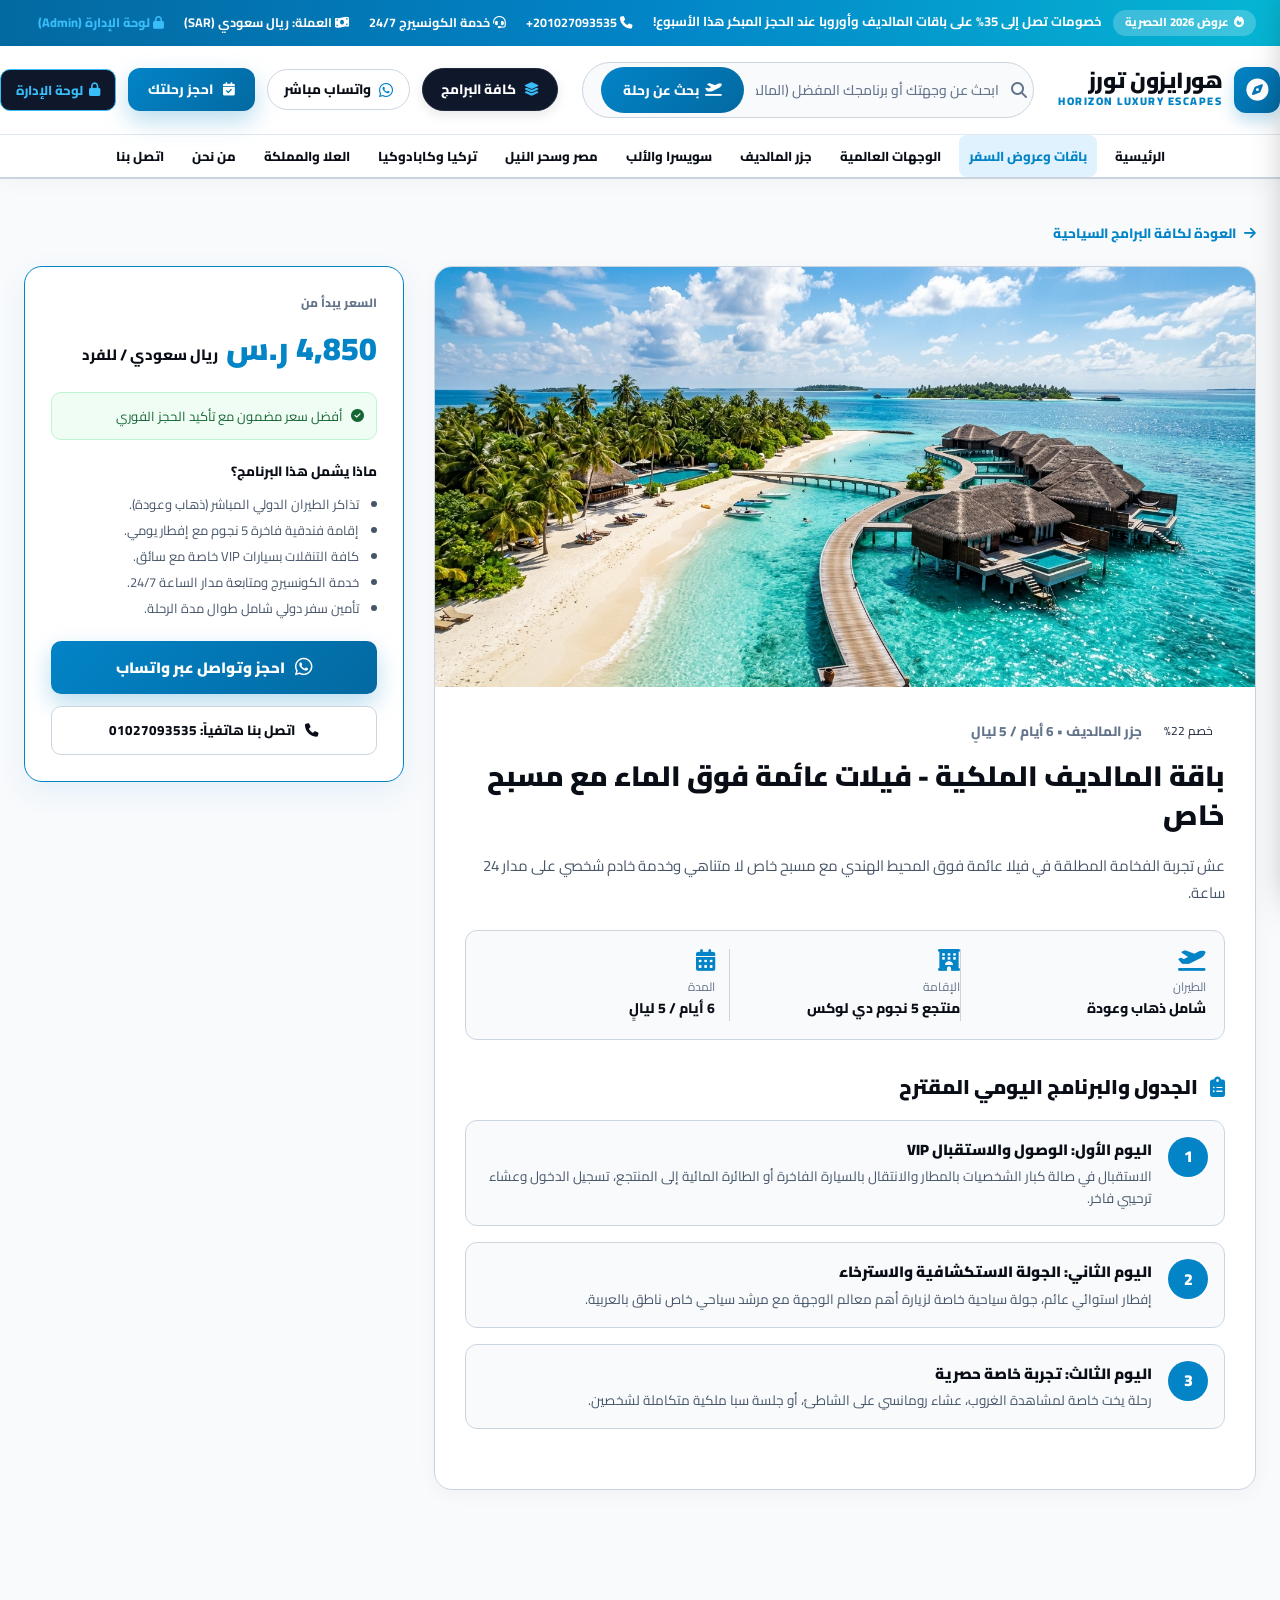
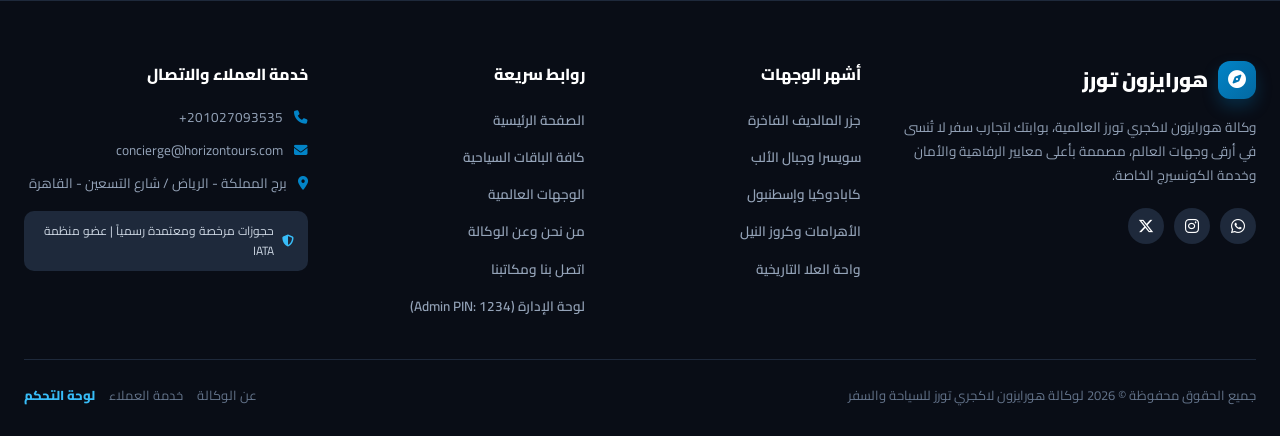
<file: product.html>
<!DOCTYPE html>
<html lang="ar" dir="rtl">
<head>
    <meta charset="UTF-8">
    <meta name="viewport" content="width=device-width, initial-scale=1.0">
    <title>تفاصيل البرنامج السياحي | هورايزون تورز</title>
    <meta name="description" content="تفاصيل كاملة وجدول يومي شامل للرحلة مع إمكانية الحجز الفوري عبر واتساب.">
    <link rel="preconnect" href="https://fonts.googleapis.com">
    <link rel="preconnect" href="https://fonts.gstatic.com" crossorigin>
    <link href="https://fonts.googleapis.com/css2?family=Cairo:wght@400;500;600;700;800;900&family=Tajawal:wght@400;500;700;800;900&display=swap" rel="stylesheet">
    <link rel="stylesheet" href="https://cdnjs.cloudflare.com/ajax/libs/font-awesome/6.5.1/css/all.min.css">
    <link rel="stylesheet" href="css/style.css">
    <script>
        function toggleMobileMenu() {
            var d = document.getElementById('mobileMenuDrawer');
            var o = document.getElementById('mobileDrawerOverlay');
            if (!d) return;
            d.classList.toggle('active');
            if (o) o.classList.toggle('active');
            document.body.style.overflow = d.classList.contains('active') ? 'hidden' : '';
        }
        function closeMobileMenu() {
            var d = document.getElementById('mobileMenuDrawer');
            var o = document.getElementById('mobileDrawerOverlay');
            if (d) d.classList.remove('active');
            if (o) o.classList.remove('active');
            document.body.style.overflow = '';
        }
    </script>
</head>
<body>
    <!-- 1. TOP ANNOUNCEMENT BAR (Desktop) -->
    <div class="tour-top-bar">
        <div class="tour-container tour-top-bar-inner">
            <div>
                <span class="tour-top-tag"><i class="fa-solid fa-fire"></i> عروض 2026 الحصرية</span>
                <span>خصومات تصل إلى 35% على باقات المالديف وأوروبا عند الحجز المبكر هذا الأسبوع!</span>
            </div>
            <div class="tour-top-links">
                <span><i class="fa-solid fa-phone"></i> 201027093535+</span>
                <span><i class="fa-solid fa-headset"></i> خدمة الكونسيرج 24/7</span>
                <span><i class="fa-solid fa-money-bill-wave"></i> العملة: ريال سعودي (SAR)</span>
                <a href="admin/index.html" style="color: #38bdf8; font-weight: 800; text-decoration: none; margin-left: 14px;"><i class="fa-solid fa-lock"></i> لوحة الإدارة (Admin)</a>
            </div>
        </div>
    </div>

    <!-- 2. EXECUTIVE MODERN LIGHT HEADER (Desktop) -->
    <header class="tour-header" id="home">
        <div class="tour-container tour-header-main">
            <!-- Brand Logo -->
            <a href="index.html" class="tour-logo-link">
                <div class="tour-logo-icon">
                    <i class="fa-solid fa-compass"></i>
                </div>
                <div class="tour-logo-text">
                    <span class="tour-logo-title">هورايزون تورز</span>
                    <span class="tour-logo-sub">HORIZON LUXURY ESCAPES</span>
                </div>
            </a>

            <!-- Search Form -->
            <form action="tours.html" method="GET" class="tour-search-form" style="display:flex; align-items:center;">
                <i class="fa-solid fa-magnifying-glass" style="color: #64748b;"></i>
                <input type="text" name="q" class="tour-search-input" placeholder="ابحث عن وجهتك أو برنامجك المفضل (المالديف، سويسرا، مصر، تركيا)...">
                <button type="submit" class="tour-search-btn">
                    <i class="fa-solid fa-plane-departure"></i>
                    <span>بحث عن رحلة</span>
                </button>
            </form>

            <!-- Action Buttons -->
            <div class="tour-header-actions">
                <a href="tours.html" class="tour-btn-hub">
                    <i class="fa-solid fa-layer-group" style="color: #38bdf8;"></i>
                    <span>كافة البرامج</span>
                </a>
                <a href="https://wa.me/201027093535?text=مرحباً%D8%8C%20أود%20الاستفسار%20عن%20باقات%20وعروض%20السياحة%20المتاحة" target="_blank" rel="noopener" class="tour-action-btn">
                    <i class="fa-brands fa-whatsapp" style="color: #0284c7; font-size: 16px;"></i>
                    <span>واتساب مباشر</span>
                </a>
                <a href="tours.html" class="btn-tour-primary" style="padding: 10px 20px; font-size: 13.5px;">
                    <i class="fa-solid fa-calendar-check"></i>
                    <span>احجز رحلتك</span>
                </a>
            
                <a href="admin/index.html" class="tour-admin-badge-btn" style="display:inline-flex; align-items:center; gap:6px; background:#0f172a; color:#38bdf8; padding:9px 15px; border-radius:10px; font-weight:800; font-size:13px; text-decoration:none; border:1.5px solid #38bdf8; transition:all 0.2s ease;" title="دخول لوحة التحكم (PIN: 1234)">
                    <i class="fa-solid fa-lock"></i>
                    <span>لوحة الإدارة</span>
                </a>
            </div>
        </div>

        <!-- Clean Centered Secondary Navigation Bar (Without Mega-btn or Hotline) -->
        <div class="tour-navbar">
            <div class="tour-container tour-navbar-inner" style="justify-content: center;">
                <ul class="tour-nav-menu" style="justify-content: center; gap: 8px;">
                    <li class="tour-nav-item "><a href="index.html">الرئيسية</a></li>
                    <li class="tour-nav-item active"><a href="tours.html">باقات وعروض السفر</a></li>
                    <li class="tour-nav-item "><a href="destination.html">الوجهات العالمية</a></li>
                    <li class="tour-nav-item"><a href="destination.html?dest=maldives">جزر المالديف</a></li>
                    <li class="tour-nav-item"><a href="destination.html?dest=swiss">سويسرا والألب</a></li>
                    <li class="tour-nav-item"><a href="destination.html?dest=egypt">مصر وسحر النيل</a></li>
                    <li class="tour-nav-item"><a href="destination.html?dest=cappadocia">تركيا وكابادوكيا</a></li>
                    <li class="tour-nav-item"><a href="destination.html?dest=alula">العلا والمملكة</a></li>
                    <li class="tour-nav-item "><a href="about.html">من نحن</a></li>
                    <li class="tour-nav-item "><a href="contact.html">اتصل بنا</a></li>
                </ul>
            </div>
        </div>
    </header>

    <!-- MOBILE STICKY HEADER -->
    <div class="mobile-header-bar">
        <button class="mob-menu-toggle-btn" onclick="toggleMobileMenu()" aria-label="القائمة الرئيسية" title="القائمة الرئيسية">
            <i class="fa-solid fa-bars"></i>
        </button>
        <a href="index.html" class="tour-logo-link" style="gap:8px;">
            <div class="tour-logo-icon" style="width:36px; height:36px; font-size:16px;">
                <i class="fa-solid fa-compass"></i>
            </div>
            <div class="tour-logo-text">
                <span class="tour-logo-title" style="font-size:18px;">هورايزون تورز</span>
                <span class="tour-logo-sub" style="font-size:8px;">LUXURY TOURS</span>
            </div>
        </a>
        <a href="https://wa.me/201027093535?text=مرحباً%20هورايزون%20تورز،%20أود%20حجز%20رحلة" target="_blank" style="width:38px; height:38px; background:#25d366; color:#fff; border-radius:50%; display:flex; align-items:center; justify-content:center; text-decoration:none; font-size:18px;" title="واتساب">
            <i class="fa-brands fa-whatsapp"></i>
        </a>
    </div>

    <!-- MOBILE SUB-BAR -->
    <div class="mobile-sub-bar">
        <button class="mob-sub-dept-btn" onclick="toggleMobileMenu()" type="button">
            <i class="fa-solid fa-bars"></i>
            <span>الوجهات</span>
        </button>
        <div class="mob-sub-links-scroll">
            <a href="index.html" class="">الرئيسية</a>
            <a href="tours.html" class="active">كافة الباقات</a>
            <a href="destination.html" class="">الوجهات</a>
            <a href="destination.html?dest=maldives">المالديف</a>
            <a href="destination.html?dest=swiss">سويسرا</a>
            <a href="destination.html?dest=cappadocia">تركيا</a>
            <a href="destination.html?dest=egypt">مصر</a>
            <a href="destination.html?dest=alula">العلا</a>
            <a href="about.html" class="">من نحن</a>
            <a href="contact.html" class="">اتصل بنا</a>
        </div>
    </div>

    <!-- TOUR DETAIL CONTAINER -->
    <div style="background: #f8fafc; padding: 40px 0 80px;">
        <div class="tour-container">
            <div style="margin-bottom: 20px;">
                <a href="tours.html" style="display:inline-flex; align-items:center; gap:8px; color:var(--color-primary); font-weight:800; text-decoration:none; font-size:13.5px;">
                    <i class="fa-solid fa-arrow-right"></i>
                    <span>العودة لكافة البرامج السياحية</span>
                </a>
            </div>

            <div class="tour-detail-grid" style="display: grid; grid-template-columns: 1fr 380px; gap: 30px;">
                <!-- Main Content Column -->
                <div>
                    <div style="background: #ffffff; border-radius: 18px; border: 1px solid var(--color-border); overflow: hidden; box-shadow: var(--shadow-subtle); margin-bottom: 30px;">
                        <img id="detailHeroImg" src="images/maldives.jpg" alt="تفاصيل الرحلة" style="width: 100%; height: 420px; object-fit: cover;">
                        <div style="padding: 30px;">
                            <div style="display: flex; gap: 10px; align-items: center; margin-bottom: 12px;">
                                <span id="detailBadge" class="tour-badge-pill" style="font-size: 12px; padding: 4px 12px;">باقة VIP</span>
                                <span id="detailCat" style="font-size: 13.5px; font-weight: 800; color: #64748b;"><i class="fa-solid fa-location-dot" style="color:var(--color-primary); margin-left:6px;"></i> جزر المالديف</span>
                            </div>
                            <h1 id="detailTitle" style="font-size: 28px; font-weight: 900; color: var(--color-navy); margin-bottom: 16px; line-height: 1.4;">باقة المالديف الملكية - فيلات عائمة فوق الماء مع مسبح خاص</h1>
                            <p id="detailDesc" style="font-size: 15px; color: #475569; line-height: 1.8; margin-bottom: 24px;">استمتع بتجربة سفر فاخرة لا مثيل لها في أحضان الطبيعة الاستوائية الساحرة، مع إقامة ملكية شاملة الوجبات وخدمة كونسيرج خاصة وتذاكر طيران دولي على أرقى الخطوط.</p>

                            <div style="display: grid; grid-template-columns: repeat(3, 1fr); gap: 14px; background: #f8fafc; border: 1px solid var(--color-border); border-radius: 12px; padding: 18px; margin-bottom: 30px;">
                                <div style="text-align: center;">
                                    <i class="fa-solid fa-plane-departure" style="font-size: 22px; color: var(--color-primary); margin-bottom: 6px;"></i>
                                    <div style="font-size: 12px; color: #64748b;">الطيران</div>
                                    <div style="font-size: 14px; font-weight: 800; color: var(--color-navy);">شامل ذهاب وعودة</div>
                                </div>
                                <div style="text-align: center; border-right: 1px solid var(--color-border); border-left: 1px solid var(--color-border);">
                                    <i class="fa-solid fa-hotel" style="font-size: 22px; color: var(--color-primary); margin-bottom: 6px;"></i>
                                    <div style="font-size: 12px; color: #64748b;">الإقامة</div>
                                    <div style="font-size: 14px; font-weight: 800; color: var(--color-navy);">منتجع 5 نجوم دي لوكس</div>
                                </div>
                                <div style="text-align: center;">
                                    <i class="fa-solid fa-calendar-days" style="font-size: 22px; color: var(--color-primary); margin-bottom: 6px;"></i>
                                    <div style="font-size: 12px; color: #64748b;">المدة</div>
                                    <div id="detailDuration" style="font-size: 14px; font-weight: 800; color: var(--color-navy);">7 أيام / 6 ليالٍ</div>
                                </div>
                            </div>

                            <h3 style="font-size: 20px; font-weight: 900; color: var(--color-navy); margin-bottom: 16px;"><i class="fa-solid fa-clipboard-list" style="color:var(--color-primary); margin-left:8px;"></i> الجدول والبرنامج اليومي المقترح</h3>
                            <div style="display: flex; flex-direction: column; gap: 16px; margin-bottom: 30px;">
                                <div style="display:flex; gap:16px; padding:16px; background:#f8fafc; border-radius:12px; border:1px solid var(--color-border);">
                                    <div style="width:40px; height:40px; border-radius:50%; background:var(--color-primary); color:#fff; display:flex; align-items:center; justify-content:center; font-weight:900; flex-shrink:0;">1</div>
                                    <div>
                                        <div style="font-weight:900; color:var(--color-navy); font-size:15px; margin-bottom:4px;">اليوم الأول: الوصول والاستقبال VIP</div>
                                        <div style="font-size:13.5px; color:#475569; line-height:1.6;">الاستقبال في صالة كبار الشخصيات بالمطار والانتقال بالسيارة الفاخرة أو الطائرة المائية إلى المنتجع، تسجيل الدخول وعشاء ترحيبي فاخر.</div>
                                    </div>
                                </div>
                                <div style="display:flex; gap:16px; padding:16px; background:#f8fafc; border-radius:12px; border:1px solid var(--color-border);">
                                    <div style="width:40px; height:40px; border-radius:50%; background:var(--color-primary); color:#fff; display:flex; align-items:center; justify-content:center; font-weight:900; flex-shrink:0;">2</div>
                                    <div>
                                        <div style="font-weight:900; color:var(--color-navy); font-size:15px; margin-bottom:4px;">اليوم الثاني: الجولة الاستكشافية والاسترخاء</div>
                                        <div style="font-size:13.5px; color:#475569; line-height:1.6;">إفطار استوائي عائم، جولة سياحية خاصة لزيارة أهم معالم الوجهة مع مرشد سياحي خاص ناطق بالعربية.</div>
                                    </div>
                                </div>
                                <div style="display:flex; gap:16px; padding:16px; background:#f8fafc; border-radius:12px; border:1px solid var(--color-border);">
                                    <div style="width:40px; height:40px; border-radius:50%; background:var(--color-primary); color:#fff; display:flex; align-items:center; justify-content:center; font-weight:900; flex-shrink:0;">3</div>
                                    <div>
                                        <div style="font-weight:900; color:var(--color-navy); font-size:15px; margin-bottom:4px;">اليوم الثالث: تجربة خاصة حصرية</div>
                                        <div style="font-size:13.5px; color:#475569; line-height:1.6;">رحلة يخت خاصة لمشاهدة الغروب، عشاء رومانسي على الشاطئ، أو جلسة سبا ملكية متكاملة لشخصين.</div>
                                    </div>
                                </div>
                            </div>
                        </div>
                    </div>
                </div>

                <!-- Booking Sidebar Column -->
                <div>
                    <div style="background: #ffffff; border-radius: 18px; border: 1.5px solid var(--color-primary); padding: 26px; box-shadow: 0 10px 30px rgba(2,132,199,0.08); position: sticky; top: 90px;">
                        <div style="font-size: 12px; font-weight: 800; color: #64748b; text-transform: uppercase;">السعر يبدأ من</div>
                        <div style="display: flex; align-items: baseline; gap: 8px; margin: 8px 0 16px;">
                            <span id="detailPrice" style="font-size: 32px; font-weight: 900; color: var(--color-primary);">4,850</span>
                            <span style="font-size: 15px; font-weight: 800; color: var(--color-navy);">ريال سعودي / للفرد</span>
                        </div>
                        <div style="padding: 12px; background: #f0fdf4; border: 1px solid #bbf7d0; border-radius: 10px; margin-bottom: 20px; font-size: 13px; color: #166534; display: flex; align-items: center; gap: 8px;">
                            <i class="fa-solid fa-circle-check"></i>
                            <span>أفضل سعر مضمون مع تأكيد الحجز الفوري</span>
                        </div>

                        <div style="margin-bottom: 20px;">
                            <div style="font-size: 13.5px; font-weight: 800; color: var(--color-navy); margin-bottom: 8px;">ماذا يشمل هذا البرنامج؟</div>
                            <ul style="font-size: 13px; color: #475569; line-height: 2; padding-right: 18px; margin: 0;">
                                <li>تذاكر الطيران الدولي المباشر (ذهاب وعودة).</li>
                                <li>إقامة فندقية فاخرة 5 نجوم مع إفطار يومي.</li>
                                <li>كافة التنقلات بسيارات VIP خاصة مع سائق.</li>
                                <li>خدمة الكونسيرج ومتابعة مدار الساعة 24/7.</li>
                                <li>تأمين سفر دولي شامل طوال مدة الرحلة.</li>
                            </ul>
                        </div>

                        <a id="detailWaBtn" href="https://wa.me/201027093535" target="_blank" class="btn-tour-primary" style="display: flex; align-items: center; justify-content: center; gap: 10px; width: 100%; padding: 14px; font-size: 15px; font-weight: 900; text-decoration: none; border-radius: 10px; margin-bottom: 12px;">
                            <i class="fa-brands fa-whatsapp" style="font-size: 20px;"></i>
                            <span>احجز وتواصل عبر واتساب</span>
                        </a>

                        <a href="tel:01027093535" class="btn-tour-secondary" style="display: flex; align-items: center; justify-content: center; gap: 10px; width: 100%; padding: 12px; font-size: 13.5px; font-weight: 800; text-decoration: none; border-radius: 10px;">
                            <i class="fa-solid fa-phone"></i>
                            <span>اتصل بنا هاتفياً: 01027093535</span>
                        </a>
                    </div>
                </div>
            </div>
        </div>
    </div>

    <script>
    const allTours = [{"id": 1, "name": "باقة المالديف الملكية - فيلات عائمة فوق الماء مع مسبح خاص", "destination": "maldives", "destName": "جزر المالديف • MALDIVES", "price": 4850, "oldPrice": 6200, "badge": "خصم 22%", "duration": "6 أيام / 5 ليالٍ", "rating": 5, "reviews": 48, "image": "images/maldives.jpg", "desc": "عش تجربة الفخامة المطلقة في فيلا عائمة فوق المحيط الهندي مع مسبح خاص لا متناهي وخدمة خادم شخصي على مدار 24 ساعة.", "flights": "شامل طيران دولي مباشر ذهاب وعودة", "hotel": "منتجع 5 نجوم دي لوكس (أوفرفيلا)", "meals": "إقامة كاملة شاملة جميع الوجبات والمشروبات", "includes": ["تذاكر الطيران الدولي المباشر ذهاب وعودة", "الإقامة في فيلا عائمة فوق الماء مع مسبح خاص", "التوصيل من وإلى المطار عبر الطائرة المائية (Seaplane)", "جميع الوجبات الرئيسية والمشروبات الفاخرة يومياً", "جلسة مساج وسبا مجانية للأزواج", "رحلة سنوركلينج بحرية مع السلاحف المائية"], "itinerary": [{"day": "اليوم الأول", "title": "الوصول والانتقال بالطائرة المائية", "text": "استقبال VIP بمطار ماليه الدولي والانتقال بالطائرة المائية إلى المنتجع والاستقرار بالفيلا."}, {"day": "اليوم الثاني", "title": "استرخاء في المسبح الخاص والرياضات المائية", "text": "يوم حر للاستمتاع بأنشطة المنتجع والسباحة في مياه المحيط الصافية."}, {"day": "اليوم الثالث", "title": "رحلة سفاري الدلافين وسنوركلينج الشعاب المرجانية", "text": "جولة يخت بحرية لمشاهدة الدلافين والسباحة بين الشعاب المرجانية الساحرة."}, {"day": "اليوم الرابع", "title": "جلسة سبا فاخرة وعشاء على ضوء الشموع", "text": "جلسة علاج طبيعي متكاملة في السبا العائم وعشاء خاص لشخصين على الشاطئ."}, {"day": "اليوم الخامس", "title": "جلسة تصوير احترافية وأنشطة ترفيهية", "text": "جلسة تصوير تذكارية مجانية وشراء الهدايا التذكارية من بوتيك الجزيرة."}, {"day": "اليوم السادس", "title": "توديع المنتجع والعودة إلى الوطن", "text": "تناول وجبة الإفطار والانتقال للمطار للعودة بسلامة الله."}]}, {"id": 2, "name": "سحر الألب وبحيرات إنترلاكن بالقطار البانورامي السويسري", "destination": "swiss", "destName": "سويسرا • SWITZERLAND", "price": 5600, "oldPrice": 7100, "badge": "الأكثر طلباً", "duration": "8 أيام / 7 ليالٍ", "rating": 5, "reviews": 62, "image": "images/swiss_alps.jpg", "desc": "رحلة خيالية تجمع بين قمم جبال الألب السويسرية الخضراء، بحيرة ثون، وزيارة قرى وادي لوتربرونن والشلالات المعلقة بالقطار البانورامي.", "flights": "شامل تذاكر الطيران المباشر ذهاب وعودة", "hotel": "فنادق ألبية فاخرة 5 نجوم مطلة على الطبيعة", "meals": "إفطار بوفيه فاخر يومياً + تذاكر القطار السويسري", "includes": ["تذاكر الطيران الدولي المباشر (زيورخ / جنيف)", "الإقامة في فنادق 5 نجوم بإطلالات بانورامية على بحيرات الألب", "بطاقة Swiss Travel Pass للتنقل غير المحدود بالقطارات والسفن", "رحلة صعود قمة يونغفراو (قمة أوروبا الثلجية)", "جولة بحرية بالسفينة في بحيرتي برينز وثون", "مرشد سياحي خاص ناطق بالعربية في الجولات الرئيسية"], "itinerary": [{"day": "اليوم 1-2", "title": "الوصول إلى زيورخ والانتقال لإنترلاكن", "text": "استقبال في مطار زيورخ واستقلال القطار البانورامي إلى عروس الريف السويسري إنترلاكن."}, {"day": "اليوم 3-4", "title": "صعود قمة يونغفراو وجولات الشلالات", "text": "ركوب التلفريك والقطار الجبلي وصولاً لأعلى محطة قطار في أوروبا وزيارة شلالات لوتربرونن."}, {"day": "اليوم 5-6", "title": "لوسيرن وجسر الشابل وبحيرة الفصول الأربعة", "text": "جولة ساحرة في مدينة لوسيرن وصعود جبل بيلاتوس والتسوق في المتاجر السويسرية."}, {"day": "اليوم 7-8", "title": "جنيف وبحيرة ليمان والعودة", "text": "زيارة نافورة جنيف الشهيرة والتسوق الختامي قبل التوجه للمطار للعودة إلى الوطن."}]}, {"id": 3, "name": "مناطيد كابادوكيا الفجرية وأجنحة الكهوف التاريخية الفاخرة", "destination": "cappadocia", "destName": "تركيا • TURKEY", "price": 3200, "oldPrice": 4100, "badge": "رحلة منطاد مجانية", "duration": "6 أيام / 5 ليالٍ", "rating": 5, "reviews": 39, "image": "images/cappadocia.jpg", "desc": "عش مغامرة ألف ليلة وليلة بالإقامة في أجنحة الكهوف الفاخرة المحفورة بالصخر والتحليق بمناطيد الهواء الساخن مع شروق الشمس.", "flights": "شامل الطيران الدولي والداخلي بين إسطنبول وكابادوكيا", "hotel": "منتجع كهوف فاخر 5 نجوم (Cave Resort)", "meals": "إفطار يومي + عشاء فاخر بالمطاعم الصخرية", "includes": ["تذاكر الطيران الدولي + الطيران الداخلي", "تذكرة طيران بالمنطاد الهوائي الساخن وقت الشروق مع شهادة طيران", "إقامة 3 ليالٍ في فندق كهفي فاخر + ليلتان في إسطنبول", "جولات سياحية كاملة في وادي ديفينت ومدينة الدير تحت الأرض", "سيارة خاصة مرسيدس فيتو مع سائق ومرشد خاص", "رحلة يخت خاص في مضيق البوسفور بإسطنبول"], "itinerary": [{"day": "اليوم الأول", "title": "الوصول إلى إسطنبول والانتقال لكابادوكيا", "text": "الوصول والتوجه مباشرة عبر رحلة داخلية إلى كابادوكيا والاستقرار بالفندق الكهفي."}, {"day": "اليوم الثاني", "title": "رحلة المنطاد الهوائي الفجرية ووادي العشاق", "text": "التحليق الفجري الساحر فوق مداخن الجنيات والتقاط أجمل الصور من السماء."}, {"day": "اليوم الثالث", "title": "جولة المدن التحت أرضية ووادي إهلارا", "text": "استكشاف أسرار الحضارات التاريخية في مدينة ديرينكويو تحت الأرض."}, {"day": "اليوم 4-6", "title": "سحر إسطنبول والبسفور والعودة", "text": "الانتقال لإسطنبول وزيارة قصر دولمة بهجة والأسواق التاريخية وجولة البوسفور."}]}, {"id": 4, "name": "كروز النيل الذهبي 5 نجوم دي لوكس مع جولات الأهرامات الملكية", "destination": "egypt", "destName": "مصر • EGYPT", "price": 2850, "oldPrice": 3600, "badge": "باقة شاملة VIP", "duration": "7 أيام / 6 ليالٍ", "rating": 5, "reviews": 54, "image": "images/egypt_pyramids.jpg", "desc": "إبحار أسطوري على نهر النيل الخالد بين الأقصر وأسوان على متن باخرة عائمة 5 نجوم دي لوكس مع زيارة أهرامات الجيزة والمتحف المصري الكبير.", "flights": "شامل الطيران الداخلي القاهرة / الأقصر / أسوان / القاهرة", "hotel": "باخرة نيلية فاخرة + فندق 5 نجوم بالقاهرة مطل على النيل", "meals": "إقامة كاملة (Full Board) طوال رحلة الكروز", "includes": ["إقامة 4 ليالٍ على باخرة نيلية فاخرة بنظام الإقامة الكاملة", "إقامة ليلتين بفندق 5 نجوم بالقاهرة مطل على النيل", "زيارة معابد الكرنك، الأقصر، وادي الملوك، حتشبسوت، وإدفو", "زيارة أهرامات الجيزة وأبو الهول والمتحف المصري الكبير", "تذاكر الطيران الداخلي والانتقالات بسيارات VIP حديثة", "مرشد سياحي متخصص في علم المصريات (Egyptologist) مرافق"], "itinerary": [{"day": "اليوم 1-2", "title": "القاهرة وتاريخ الفراعنة", "text": "زيارة أهرامات الجيزة ومتحف الحضارة والمتحف الكبير وجولة في خان الخليلي."}, {"day": "اليوم 3-4", "title": "السفر للأقصر وبدء كروز النيل", "text": "صعود الباخرة النيلية وزيارة معبدي الأقصر والكرنك ووادي الملوك."}, {"day": "اليوم 5-6", "title": "الإبحار إلى إدفو وكوم أمبو وأسوان", "text": "مشاهدة ضفاف النيل الساحرة وزيارة السد العالي ومعبد فيلة وجزيرة النباتات."}, {"day": "اليوم السابع", "title": "العودة للقاهرة والمغادرة للوطن", "text": "الطيران الداخلي إلى القاهرة ثم رحلة العودة الدولية إلى الوطن."}]}, {"id": 5, "name": "منتجعات ريكسوس الفاخرة مع رحلة يخت خاص لمحمية رأس محمد", "destination": "egypt", "destName": "شرم الشيخ • RED SEA", "price": 2150, "oldPrice": 2800, "badge": "الترا شامل كلياً", "duration": "5 أيام / 4 ليالٍ", "rating": 5, "reviews": 41, "image": "images/sharm_resort.jpg", "desc": "استجمام بحري فاخر في أرقى منتجعات البحر الأحمر بنظام الالترا الشامل (Ultra All Inclusive) مع رحلة بحرية بيخت خاص للغوص والسنوركلينج.", "flights": "شامل تذاكر الطيران المباشر لشرم الشيخ", "hotel": "منتجع ريكسوس شرم الشيخ 5 نجوم الترا", "meals": "شامل كلياً جميع الوجبات والمشروبات والسناكس 24/7", "includes": ["تذاكر الطيران المباشر ذهاب وعودة", "إقامة 5 نجوم الترا شامل كلياً (Ultra All Inclusive)", "رحلة يخت بحري خاص لمحمية رأس محمد وجزيرة تيران مع وجبة غداء بحرية", "معدات السنوركلينج والغوص مع مدرب محترف مجاناً", "سفاري صحراوي بسيارات الدفع الرباعي وعشاء بدوي تحت النجوم", "استقبال وتوديع بسيارات ليموزين VIP خاصة"], "itinerary": [{"day": "اليوم الأول", "title": "الوصول والاستقبال في المنتجع", "text": "استقبال بمطار شرم والتوجه للمنتجع والاستمتاع بالمرافق والشواطئ الخاصة."}, {"day": "اليوم الثاني", "title": "رحلة اليخت الخاص ورأس محمد", "text": "إبحار بيخت خاص لأشهر محمية طبيعية بحرية في العالم والغوص بين الشعاب النادرة."}, {"day": "اليوم الثالث", "title": "سفاري بيتش باجي وعشاء بدوي", "text": "مغامرة قيادة سيارات الدفع الرباعي بين جبال سيناء وسهرة بدوية تراثية."}, {"day": "اليوم الرابع", "title": "يوم استرخاء كامل بالسبا والمسابح", "text": "يوم هادئ للاستمتاع بمسابح المنتجع والألعاب المائية والسبا."}, {"day": "اليوم الخامس", "title": "التسوق الختامي والعودة للوطن", "text": "جولة تسوق في سوهو سكوير وخليج نعمة ثم الانتقال للمطار للعودة."}]}, {"id": 6, "name": "واحة العلا الفاخرة - إقامة في منتجعات بانيان تري ومسار الحجر", "destination": "alula", "destName": "العلا • SAUDI ARABIA", "price": 4200, "oldPrice": 5300, "badge": "تجربة استثنائية", "duration": "4 أيام / 3 ليالٍ", "rating": 5, "reviews": 29, "image": "images/alula_resort.jpg", "desc": "رحلة خيالية عبر الزمن تجمع بين الفخامة المعمارية العالمية في وادي عشار وتاريخ الحضارات العريقة في الحجر وجبل الفيل.", "flights": "شامل تذاكر الطيران المباشر لمطار العلا الدولي", "hotel": "فيلا فاخرة في منتجع بانيان تري العلا (Banyan Tree)", "meals": "إفطار فاخر يومياً + عشاء في قمة حرة عويرض", "includes": ["تذاكر الطيران المباشر ذهاب وعودة", "إقامة 3 ليالٍ في فيلا خاصة بمنتجع بانيان تري الفاخر", "جولة خاصة بسيارات لاند روفر كلاسيكية في موقع الحجر (مدائن صالح)", "جولة هليكوبتر جوية لمشاهدة صخرة الفيل ومسرح مرايا من السماء", "سهرة تأمل النجوم في صحراء الغراميل مع عشاء فاخر", "سيارة دفع رباعي فارهة خاصة مع سائق طوال مدة الرحلة"], "itinerary": [{"day": "اليوم الأول", "title": "الوصول إلى العلا وسحر جبل الفيل", "text": "استقبال VIP بمطار العلا والانتقال للفيلا وزيارة جبل الفيل وقت الغروب."}, {"day": "اليوم الثاني", "title": "عجائب الحجر ومسرح مرايا العالمي", "text": "جولة تراثية خاصة في المقابر النبطية ومسرح مرايا الأيقوني الأكبر في العالم."}, {"day": "اليوم الثالث", "title": "جولة الهليكوبتر وسهرة النجوم", "text": "التحليق فوق أودية العلا الساحرة وسهرة استكشاف النجوم مع فلكي متخصص."}, {"day": "اليوم الرابع", "title": "بلدة العلا القديمة والتوديع", "text": "جولة في البلدة القديمة وسوق الحرفيين التراثي ثم التوجه للمطار."}]}, {"id": 7, "name": "مغامرة الكامبر فان الفاخرة بين الوديان والشلالات السويسرية", "destination": "swiss", "destName": "سويسرا • SWITZERLAND", "price": 3650, "oldPrice": 4600, "badge": "حرية واستكشاف", "duration": "7 أيام / 6 ليالٍ", "rating": 5, "reviews": 33, "image": "images/camper_van.jpg", "desc": "اكتشف روعة جبال الألب بحرية تامة بقيادة كارفان كامبر فان حديث مجهز بالكامل للطهي والنوم والتنقل بين أجمل بحيرات وأرياف العالم.", "flights": "شامل الطيران المباشر ذهاب وعودة لمطار جنيف", "hotel": "كامبر فان مرسيدس / فولكسفاجن فاخر موديل 2026", "meals": "باقة تموين أولية فاخرة + تأمين شامل بدون اقتطاع", "includes": ["تذاكر الطيران الدولي المباشر لمطار جنيف", "استلام كامبر فان فاخر مجهز بمطبخ كامل، دورة مياه، وسرير مريح", "كيلومترات غير محدودة وتأمين شامل VIP ضد جميع الحوادث", "اشتراك في مخيمات الألب الـ 5 نجوم (Campsites) مع كهرباء وواي فاي", "نظام ملاحة GPS مزود بمسارات طبيعية حصرية وسياحية", "دعم فني ومساعد على الطريق 24 ساعة طوال أيام الأسبوع"], "itinerary": [{"day": "اليوم 1-2", "title": "استلام الكامبر فان والانطلاق لبحيرة جنيف", "text": "استلام المركبة بجنيف والتخييم على ضفاف بحيرة ليمان قرب قلعة شيون."}, {"day": "اليوم 3-4", "title": "عبور ممرات الألب ووادي لوتربرونن", "text": "القيادة عبر أروع المنعطفات الجبلية والتخييم تحت شلالات إنترلاكن العظيمة."}, {"day": "اليوم 5-6", "title": "بحيرات ثون وبرينز وريف غريندلفالد", "text": "استكشاف القرى المعلقة بالغيوم والاستيقاظ صباحاً وسط المروج الخضراء."}, {"day": "اليوم السابع", "title": "تسليم الكامبر فان والعودة للوطن", "text": "تسليم الكامبر فان بالمطار والعودة للوطن بأجمل الذكريات."}]}, {"id": 8, "name": "باقة جراند تور شهر العسل - عشاء على الشاطئ ويخت بحري خاص", "destination": "maldives", "destName": "جزر المالديف • HONEYMOON", "price": 5200, "oldPrice": 6800, "badge": "شهر عسل ملكي", "duration": "7 أيام / 6 ليالٍ", "rating": 5, "reviews": 57, "image": "images/honeymoon.jpg", "desc": "الباقة الرومانسية الأكثر فخامة في المحيط الهندي صممت خصيصاً للمتزوجين الجدد لتوفير تجارب لا تنسى تشمل عشاء الشموع الخاص واليخت الفاخر.", "flights": "شامل الطيران الدولي ذهاب وعودة للمالديف", "hotel": "جناح ووتر بول مع مسبح خاص لا متناهي وممر زجاجي", "meals": "إقامة كاملة مع عشاء خاص رومانسي يومياً", "includes": ["تذاكر الطيران الدولي المباشر ذهاب وعودة", "فيلا مائية ملكية بمسبح خاص وأرضية زجاجية تطل على الأسماك المرجانية", "توصيل سريع بالطائرة المائية VIP مع كبار الشخصيات", "عشاء رومانسي فاخر على رمال الشاطئ على ضوء الشموع والمشاعل", "رحلة يخت بحري خاص وقت الغروب مع المشروبات والحلويات الفاخرة", "جلسة سبا ومساج متكاملة للأزواج لمدة ساعتين مع ورود ترحيبية"], "itinerary": [{"day": "اليوم 1-2", "title": "استقبال الورود في الجناح المائي", "text": "استقبال خاص بالورود وسلة فواكه وشوكولاتة فاخرة والاسترخاء بالفيلا."}, {"day": "اليوم 3-4", "title": "رحلة الغروب باليخت الخاص والعشاء الشاطئي", "text": "إبحار خاص لمشاهدة الغروب وعشاء المأكولات البحرية على ضوء النجوم."}, {"day": "اليوم 5-6", "title": "جلسة تصوير احترافية والسبا الملكي", "text": "جلسة تصوير رومانسية بالملابس التراثية أو العصرية والسبا الفاخر."}, {"day": "اليوم السابع", "title": "الإفطار العائم بالفيلا والتوديع", "text": "تجربة الإفطار العائم بالمسبح الخاص ثم الاستعداد لرحلة العودة للوطن."}]}];

    document.addEventListener('DOMContentLoaded', () => {
        const params = new URLSearchParams(window.location.search);
        const tourId = parseInt(params.get('id')) || 1;
        const tour = allTours.find(t => t.id === tourId) || allTours[0];

        if (tour) {
            document.title = tour.name + ' | هورايزون تورز';
            document.getElementById('detailTitle').textContent = tour.name;
            document.getElementById('detailHeroImg').src = tour.image;
            document.getElementById('detailBadge').textContent = tour.badge || 'عرض خاص';
            document.getElementById('detailCat').innerHTML = '<i class="fa-solid fa-location-dot" style="color:var(--color-primary); margin-left:6px;"></i> ' + (tour.destName || 'وجهة عالمية');
            document.getElementById('detailPrice').textContent = tour.price;
            if (tour.duration) {
                document.getElementById('detailDuration').textContent = tour.duration;
            }
            const waMsg = encodeURIComponent('مرحباً هورايزون تورز، أود الاستفسار وحجز ' + tour.name + ' بسعر ' + tour.price + ' ر.س');
            document.getElementById('detailWaBtn').href = 'https://wa.me/201027093535?text=' + waMsg;
        }
    });
    </script>
    <!-- FOOTER -->
    <footer class="tour-footer">
        <div class="tour-container">
            <div class="tour-footer-grid">
                <div class="tour-footer-col">
                    <div style="display: flex; align-items: center; gap: 10px; margin-bottom: 16px;">
                        <div class="tour-logo-icon" style="width: 38px; height: 38px; font-size: 18px;">
                            <i class="fa-solid fa-compass"></i>
                        </div>
                        <span style="font-size: 20px; font-weight: 900; color: #ffffff;">هورايزون تورز</span>
                    </div>
                    <p style="font-size: 13.5px; color: #94a3b8; line-height: 1.8; margin-bottom: 20px;">
                        وكالة هورايزون لاكجري تورز العالمية، بوابتك لتجارب سفر لا تُنسى في أرقى وجهات العالم، مصممة بأعلى معايير الرفاهية والأمان وخدمة الكونسيرج الخاصة.
                    </p>
                    <div style="display: flex; gap: 10px;">
                        <a href="https://wa.me/201027093535" target="_blank" style="width: 36px; height: 36px; border-radius: 50%; background: #1e293b; color: #ffffff; display: flex; align-items: center; justify-content: center;"><i class="fa-brands fa-whatsapp"></i></a>
                        <a href="#" style="width: 36px; height: 36px; border-radius: 50%; background: #1e293b; color: #ffffff; display: flex; align-items: center; justify-content: center;"><i class="fa-brands fa-instagram"></i></a>
                        <a href="#" style="width: 36px; height: 36px; border-radius: 50%; background: #1e293b; color: #ffffff; display: flex; align-items: center; justify-content: center;"><i class="fa-brands fa-x-twitter"></i></a>
                    </div>
                </div>

                <div class="tour-footer-col">
                    <h4>أشهر الوجهات</h4>
                    <ul>
                        <li><a href="destination.html?dest=maldives">جزر المالديف الفاخرة</a></li>
                        <li><a href="destination.html?dest=swiss">سويسرا وجبال الألب</a></li>
                        <li><a href="destination.html?dest=cappadocia">كابادوكيا وإسطنبول</a></li>
                        <li><a href="destination.html?dest=egypt">الأهرامات وكروز النيل</a></li>
                        <li><a href="destination.html?dest=alula">واحة العلا التاريخية</a></li>
                    </ul>
                </div>

                <div class="tour-footer-col">
                    <h4>روابط سريعة</h4>
                    <ul>
                        <li><a href="index.html">الصفحة الرئيسية</a></li>
                        <li><a href="tours.html">كافة الباقات السياحية</a></li>
                        <li><a href="destination.html">الوجهات العالمية</a></li>
                        <li><a href="about.html">من نحن وعن الوكالة</a></li>
                        <li><a href="contact.html">اتصل بنا ومكاتبنا</a></li>
                        <li><a href="admin/index.html">لوحة الإدارة (Admin PIN: 1234)</a></li>
                    </ul>
                </div>

                <div class="tour-footer-col">
                    <h4>خدمة العملاء والاتصال</h4>
                    <p style="font-size: 13.5px; color: #94a3b8; margin-bottom: 10px;">
                        <i class="fa-solid fa-phone" style="color: #0284c7; margin-left: 8px;"></i> 201027093535+
                    </p>
                    <p style="font-size: 13.5px; color: #94a3b8; margin-bottom: 10px;">
                        <i class="fa-solid fa-envelope" style="color: #0284c7; margin-left: 8px;"></i> concierge@horizontours.com
                    </p>
                    <p style="font-size: 13.5px; color: #94a3b8; margin-bottom: 16px;">
                        <i class="fa-solid fa-location-dot" style="color: #0284c7; margin-left: 8px;"></i> برج المملكة - الرياض / شارع التسعين - القاهرة
                    </p>
                    <div style="background: #1e293b; padding: 10px 14px; border-radius: 10px; font-size: 12px; color: #cbd5e1; display: inline-flex; align-items: center; gap: 8px;">
                        <i class="fa-solid fa-shield-halved" style="color: #38bdf8;"></i>
                        <span>حجوزات مرخصة ومعتمدة رسمياً | عضو منظمة IATA</span>
                    </div>
                </div>
            </div>

            <div class="tour-footer-bottom">
                <div>جميع الحقوق محفوظة © 2026 لوكالة هورايزون لاكجري تورز للسياحة والسفر</div>
                <div style="display: flex; gap: 14px;">
                    <a href="about.html" style="color: #64748b;">عن الوكالة</a>
                    <a href="contact.html" style="color: #64748b;">خدمة العملاء</a>
                    <a href="admin/index.html" style="color: #38bdf8; font-weight:800;">لوحة التحكم</a>
                </div>
            </div>
        </div>
    </footer>

    <!-- SLIDE-OUT MOBILE MENU DRAWER -->
    <div class="mobile-menu-overlay" id="mobileDrawerOverlay" onclick="toggleMobileMenu()"></div>
    <div class="mobile-menu-drawer" id="mobileMenuDrawer">
        <div class="mob-drawer-header">
            <div class="tour-logo-link" style="gap:8px;">
                <div class="tour-logo-icon" style="width:34px; height:34px; font-size:16px;">
                    <i class="fa-solid fa-compass"></i>
                </div>
                <div class="tour-logo-text">
                    <span class="tour-logo-title" style="font-size:17px;">هورايزون تورز</span>
                    <span class="tour-logo-sub" style="font-size:8px;">LUXURY TOURS</span>
                </div>
            </div>
            <button class="mob-drawer-close" onclick="toggleMobileMenu()" aria-label="إغلاق"><i class="fa-solid fa-xmark"></i></button>
        </div>

        <div class="mob-drawer-search">
            <form action="tours.html" method="GET" style="display:flex; align-items:center; background:#fff; border:1px solid #cbd5e1; border-radius:30px; padding:6px 12px;">
                <input type="text" name="q" placeholder="ابحث عن باقة أو وجهة..." style="width:100%; border:none; outline:none; font-family:inherit; font-size:13px;">
                <button type="submit" style="background:none; border:none; color:var(--color-primary); cursor:pointer;"><i class="fa-solid fa-magnifying-glass"></i></button>
            </form>
        </div>
        <div class="mob-drawer-admin-box" style="padding: 10px 16px 4px;">
            <a href="admin/index.html" style="display:flex; align-items:center; justify-content:space-between; background:linear-gradient(135deg, #0f172a, #1e293b); color:#38bdf8; padding:12px 16px; border-radius:12px; text-decoration:none; font-weight:800; border:1px solid #38bdf8; box-shadow:0 4px 12px rgba(15,23,42,0.15);">
                <span style="display:flex; align-items:center; gap:8px;"><i class="fa-solid fa-lock" style="font-size:16px;"></i> لوحة التحكم الإدارية</span>
                <span style="background:#0284c7; color:#fff; font-size:11px; padding:2px 8px; border-radius:20px; font-weight:700;">PIN: 1234</span>
            </a>
        </div>


        <div class="mob-drawer-body">
            <div class="mob-section-title"><i class="fa-solid fa-compass" style="margin-left:6px; color:var(--color-primary);"></i> الصفحات الرئيسية</div>
            <div class="mob-cat-list" style="margin-bottom:24px;">
                <a href="index.html" class="mob-cat-item"><span style="font-weight:800;"><i class="fa-solid fa-house" style="margin-left:8px; color:var(--color-primary);"></i> الرئيسية</span> <span>›</span></a>
                <a href="tours.html" class="mob-cat-item"><span style="font-weight:800;"><i class="fa-solid fa-plane-departure" style="margin-left:8px; color:var(--color-primary);"></i> كافة باقات السفر</span> <span>›</span></a>
                <a href="destination.html" class="mob-cat-item"><span style="font-weight:800;"><i class="fa-solid fa-earth-americas" style="margin-left:8px; color:var(--color-primary);"></i> الوجهات والتصنيفات</span> <span>›</span></a>
                <a href="about.html" class="mob-cat-item"><span style="font-weight:800;"><i class="fa-solid fa-circle-info" style="margin-left:8px; color:var(--color-primary);"></i> من نحن وعن الوكالة</span> <span>›</span></a>
                <a href="contact.html" class="mob-cat-item"><span style="font-weight:800;"><i class="fa-solid fa-headset" style="margin-left:8px; color:var(--color-primary);"></i> اتصل بنا ومكاتبنا</span> <span>›</span></a>
                <a href="admin/index.html" class="mob-cat-item" style="background:#e0f2fe; color:var(--color-primary);"><span style="font-weight:900;"><i class="fa-solid fa-lock" style="margin-left:8px;"></i> لوحة الإدارة (Admin)</span> <span>🔑</span></a>
            </div>

            <div class="mob-section-title"><i class="fa-solid fa-location-dot" style="margin-left:6px; color:var(--color-primary);"></i> الأقسام والوجهات العالمية</div>
            <div class="mob-cat-list" style="margin-bottom:24px;">
                <a href="destination.html?dest=maldives" class="mob-cat-item"><span>🏝️ جزر المالديف الفاخرة</span> <span style="font-size:11.5px; color:#64748b;">3 باقات</span></a>
                <a href="destination.html?dest=swiss" class="mob-cat-item"><span>🏔️ سويسرا وقمم الألب</span> <span style="font-size:11.5px; color:#64748b;">4 باقات</span></a>
                <a href="destination.html?dest=cappadocia" class="mob-cat-item"><span>🎈 تركيا ومناطيد كابادوكيا</span> <span style="font-size:11.5px; color:#64748b;">3 باقات</span></a>
                <a href="destination.html?dest=egypt" class="mob-cat-item"><span>🚢 مصر وكروز النيل الملكي</span> <span style="font-size:11.5px; color:#64748b;">4 باقات</span></a>
                <a href="destination.html?dest=alula" class="mob-cat-item"><span>🏛️ واحة العلا التاريخية</span> <span style="font-size:11.5px; color:#64748b;">2 باقات</span></a>
            </div>

            <div class="mob-section-title"><i class="fa-brands fa-whatsapp" style="margin-left:6px; color:#25d366;"></i> خدمة العملاء الفورية</div>
            <a href="https://wa.me/201027093535" target="_blank" style="display:flex; align-items:center; justify-content:center; gap:8px; background:#25d366; color:#fff; padding:12px; border-radius:10px; font-weight:900; text-decoration:none; margin-top:8px;">
                <i class="fa-brands fa-whatsapp" style="font-size:20px;"></i>
                <span>محادثة واتساب: 01027093535</span>
            </a>
            <div style="text-align:center; margin-top:12px; font-size:12.5px; color:#64748b; font-weight:700;">
                الرقم الموحد المباشر: <strong style="color:var(--color-navy);">800-HORIZON</strong>
            </div>
        </div>
    </div>

    <!-- MOBILE BOTTOM NAVIGATION -->
    <div class="mobile-bottom-nav">
        <div class="mob-nav-grid">
            <a href="index.html" class="mob-nav-item">
                <i class="fa-solid fa-house"></i>
                <span>الرئيسية</span>
            </a>
            <a href="tours.html" class="mob-nav-item">
                <i class="fa-solid fa-plane-departure"></i>
                <span>الباقات</span>
            </a>
            <a href="destination.html" class="mob-nav-item">
                <i class="fa-solid fa-earth-americas"></i>
                <span>الوجهات</span>
            </a>
            <a href="https://wa.me/201027093535" target="_blank" class="mob-nav-item" style="color:#25d366;">
                <i class="fa-brands fa-whatsapp"></i>
                <span>واتساب</span>
            </a>
            <a href="javascript:void(0)" onclick="toggleMobileMenu()" class="mob-nav-item">
                <i class="fa-solid fa-bars"></i>
                <span>القائمة</span>
            </a>
        </div>
    </div>
    <script src="js/horizon-sync.js"></script>
</body>
</html>
</file>
<file: css/style.css>
/* ==========================================================================
       HORIZON LUXURY TRAVEL - ULTRA-MODERN LIGHT BLUE & CRISP WHITE THEME
       Adapted from TechNova Luxury E-Commerce Architecture (100% Bug-Free)
       ========================================================================== */
    :root {
        --color-bg: #f8fafc;
        --color-surface: #ffffff;
        --color-surface-card: #ffffff;
        --color-surface-alt: #f1f5f9;
        --color-primary: #0284c7;         /* Ocean Royal Blue */
        --color-primary-dark: #0369a1;
        --color-primary-light: #e0f2fe;
        --color-primary-glow: rgba(2, 132, 199, 0.18);
        --color-cyan: #06b6d4;            /* Sky Blue Accent */
        --color-cyan-light: #ecfeff;
        --color-navy: #090d16;            /* Deep black-navy for ultra contrast */
        --color-slate: #1e293b;           /* Rich dark slate */
        --color-muted: #334155;           /* Rich charcoal/slate text */
        --color-border: #cbd5e1;          /* Crisp clear border */
        --color-border-light: #e2e8f0;
        --color-border-blue: rgba(2, 132, 199, 0.35);
        --radius-sm: 8px;
        --radius-md: 14px;
        --radius-lg: 20px;
        --radius-xl: 28px;
        --font-main: 'Cairo', 'Tajawal', -apple-system, BlinkMacSystemFont, sans-serif;
        --transition: all 0.25s cubic-bezier(0.16, 1, 0.3, 1);
        --shadow-subtle: 0 4px 20px rgba(15, 23, 42, 0.04);
        --shadow-card: 0 10px 30px rgba(15, 23, 42, 0.05);
        --shadow-hover: 0 16px 36px rgba(2, 132, 199, 0.14);
        --shadow-glow: 0 0 25px rgba(6, 182, 212, 0.25);
    }
    *, *::before, *::after {
        margin: 0;
        padding: 0;
        box-sizing: border-box;
    }
    html, body {
        width: 100%;
        max-width: 100%;
        overflow-x: hidden !important;
        position: relative;
    }
    body {
        background-color: var(--color-bg);
        color: var(--color-slate);
        direction: rtl;
        text-align: right !important;
        line-height: 1.7;
    }
    body, h1, h2, h3, h4, h5, h6, p, a, span, button, input, textarea, select, label, div {
        font-family: var(--font-main) !important;
        text-align: right !important;
    }
    i, .fa, .fas, .far, .fab, .fa-solid, .fa-regular, .fa-brands, [class^="fa-"], [class*=" fa-"], svg.svg-inline--fa {
        font-family: "Font Awesome 6 Free", "Font Awesome 6 Brands", "FontAwesome" !important;
        font-style: normal !important;
    }
    a {
        text-decoration: none;
        color: inherit;
        transition: var(--transition);
    }
    img {
        max-width: 100%;
        height: auto;
        display: block;
    }
    .tour-container {
        width: 100%;
        max-width: 1360px;
        margin: 0 auto;
        padding: 0 24px;
        box-sizing: border-box;
    }

    /* 1. TOP ANNOUNCEMENT BAR */
    .tour-top-bar {
        background: linear-gradient(90deg, #0369a1 0%, #0284c7 50%, #06b6d4 100%);
        color: #ffffff;
        padding: 10px 0;
        font-size: 13px;
        font-weight: 700;
        width: 100%;
        overflow: hidden;
    }
    .tour-top-bar-inner {
        display: flex;
        align-items: center;
        justify-content: space-between;
        gap: 15px;
        flex-wrap: wrap;
    }
    .tour-top-tag {
        background: rgba(255, 255, 255, 0.22);
        color: #ffffff;
        padding: 3px 12px;
        border-radius: 50px;
        font-weight: 800;
        font-size: 11.5px;
        margin-left: 8px;
        display: inline-flex;
        align-items: center;
        gap: 5px;
    }
    .tour-top-links {
        display: flex;
        align-items: center;
        gap: 20px;
        font-size: 12.5px;
    }
    .tour-top-links a:hover {
        opacity: 0.85;
    }

    /* 2. EXECUTIVE MODERN LIGHT HEADER */
    .tour-header {
        background: #ffffff;
        border-bottom: 1px solid var(--color-border);
        position: sticky;
        top: 0;
        z-index: 9999;
        box-shadow: 0 4px 20px rgba(0, 0, 0, 0.03);
    }
    .tour-header-main {
        display: flex;
        align-items: center;
        justify-content: space-between;
        gap: 24px;
        padding: 16px 0;
    }
    .tour-logo-link {
        display: flex;
        align-items: center;
        gap: 12px;
        text-decoration: none;
        flex-shrink: 0;
    }
    .tour-logo-icon {
        width: 46px;
        height: 46px;
        background: linear-gradient(135deg, #0284c7, #0369a1);
        border-radius: 12px;
        display: flex;
        align-items: center;
        justify-content: center;
        color: #ffffff;
        font-size: 22px;
        box-shadow: 0 8px 16px rgba(2, 132, 199, 0.25);
    }
    .tour-logo-text {
        display: flex;
        flex-direction: column;
    }
    .tour-logo-title {
        font-size: 22px;
        font-weight: 900;
        color: var(--color-navy);
        line-height: 1.1;
        letter-spacing: -0.5px;
    }
    .tour-logo-sub {
        font-size: 11px;
        font-weight: 900;
        color: #0284c7;
        letter-spacing: 1.5px;
        text-transform: uppercase;
    }

    /* Search Bar */
    .tour-search-form {
        flex: 1;
        max-width: 580px;
        display: flex;
        align-items: center;
        background: #f8fafc;
        border: 1.5px solid var(--color-border);
        border-radius: 50px;
        padding: 4px 6px 4px 18px;
        transition: var(--transition);
    }
    .tour-search-form:focus-within {
        border-color: var(--color-primary);
        background: #ffffff;
        box-shadow: 0 0 0 4px var(--color-primary-glow);
    }
    .tour-search-input {
        flex: 1;
        border: none;
        background: transparent;
        padding: 8px 12px;
        font-size: 14px;
        color: var(--color-navy);
        font-weight: 600;
        outline: none;
    }
    .tour-search-input::placeholder {
        color: #64748b !important;
        font-weight: 500;
    }
    .tour-search-btn {
        background: linear-gradient(135deg, #0284c7, #0369a1);
        border: none;
        color: #ffffff;
        padding: 10px 22px;
        border-radius: 50px;
        font-size: 13.5px;
        font-weight: 800;
        cursor: pointer;
        transition: var(--transition);
        display: flex;
        align-items: center;
        gap: 6px;
    }
    .tour-search-btn:hover {
        background: linear-gradient(135deg, #0369a1, #075985);
        transform: translateY(-1px);
        box-shadow: 0 4px 12px rgba(2, 132, 199, 0.3);
    }

    /* Header Actions */
    .tour-header-actions {
        display: flex;
        align-items: center;
        gap: 12px;
        flex-shrink: 0;
    }
    .tour-btn-hub {
        display: inline-flex;
        align-items: center;
        gap: 8px;
        background: #0f172a;
        color: #ffffff;
        border: 1.5px solid #1e293b;
        padding: 9px 18px;
        border-radius: 50px;
        font-size: 13.5px;
        font-weight: 800;
        text-decoration: none;
        transition: var(--transition);
        box-shadow: 0 4px 12px rgba(15, 23, 42, 0.1);
    }
    .tour-btn-hub:hover {
        background: #0284c7;
        border-color: #0284c7;
    }
    .tour-action-btn {
        display: flex;
        align-items: center;
        gap: 8px;
        padding: 8px 16px;
        border-radius: 50px;
        background: #ffffff;
        border: 1.5px solid #cbd5e1;
        color: #090d16;
        cursor: pointer;
        transition: var(--transition);
        position: relative;
        font-size: 13.5px;
        font-weight: 800;
        text-decoration: none;
    }
    .tour-action-btn:hover {
        background: var(--color-primary-light);
        border-color: var(--color-primary);
        color: var(--color-primary);
    }

    /* Secondary Nav Bar */
    .tour-navbar {
        background: #ffffff;
        border-top: 1px solid var(--color-border-light);
        border-bottom: 1px solid var(--color-border);
    }
    .tour-navbar-inner {
        display: flex;
        align-items: center;
        justify-content: center;
    }
    .tour-nav-menu {
        display: flex;
        align-items: center;
        justify-content: center;
        gap: 8px;
        list-style: none;
        padding: 0;
        margin: 0;
        flex-wrap: nowrap;
    }
    .tour-nav-item a:not(.tour-nav-mega-btn) {
        display: inline-flex;
        align-items: center;
        gap: 6px;
        padding: 10px 10px !important;
        font-size: 13px !important;
        font-weight: 800;
        color: #090d16 !important;
        border-radius: 8px;
        transition: var(--transition);
        text-decoration: none;
        white-space: nowrap !important;
    }
    .tour-nav-item a:not(.tour-nav-mega-btn):hover,
    .tour-nav-item.active a:not(.tour-nav-mega-btn) {
        color: var(--color-primary) !important;
        background: var(--color-primary-light);
    }
    .tour-nav-item a.tour-nav-mega-btn {
        background: #0284c7 !important;
        color: #ffffff !important;
        display: inline-flex !important;
        align-items: center !important;
        gap: 8px !important;
        border-radius: 10px !important;
        padding: 10px 20px !important;
        font-weight: 900 !important;
        box-shadow: 0 4px 14px rgba(2, 132, 199, 0.35) !important;
        transition: var(--transition) !important;
        text-decoration: none;
    }
    .tour-nav-item a.tour-nav-mega-btn:hover {
        background: #0369a1 !important;
        box-shadow: 0 6px 18px rgba(2, 132, 199, 0.45) !important;
    }
    .tour-nav-hotline {
        display: flex;
        align-items: center;
        gap: 10px;
        font-size: 13.5px;
        font-weight: 800;
        color: #090d16;
    }
    .tour-nav-hotline i {
        color: #0284c7;
        font-size: 16px;
    }

    /* 3. HERO SHOWCASE SECTION */
    .tour-hero {
        padding: 40px 0 60px;
        background: linear-gradient(180deg, #ffffff 0%, #f8fafc 100%);
        position: relative;
    }
    .tour-hero-grid {
        display: grid;
        grid-template-columns: 1fr 1fr;
        gap: 48px;
        align-items: center;
    }
    .tour-hero-content {
        display: flex;
        flex-direction: column;
        gap: 20px;
    }
    .tour-hero-tag {
        display: inline-flex;
        align-items: center;
        gap: 8px;
        padding: 6px 14px;
        background: var(--color-primary-light);
        color: var(--color-primary);
        border: 1px solid var(--color-border-blue);
        border-radius: 50px;
        font-size: 13px;
        font-weight: 800;
        width: fit-content;
    }
    .tour-hero-title {
        font-size: 42px;
        font-weight: 900;
        color: var(--color-navy);
        line-height: 1.25;
        letter-spacing: -0.8px;
    }
    .tour-hero-title span {
        background: linear-gradient(135deg, #0284c7 0%, #06b6d4 100%);
        -webkit-background-clip: text;
        -webkit-text-fill-color: transparent;
    }
    .tour-hero-desc {
        font-size: 16px;
        color: var(--color-muted);
        line-height: 1.8;
    }
    .tour-hero-ctas {
        display: flex;
        align-items: center;
        gap: 16px;
        margin-top: 10px;
        flex-wrap: wrap;
    }
    .btn-tour-primary {
        background: linear-gradient(135deg, #0284c7, #0369a1);
        padding: 14px 28px;
        border-radius: 12px;
        font-size: 15px;
        font-weight: 800;
        color: #ffffff !important;
        display: inline-flex;
        align-items: center;
        gap: 10px;
        box-shadow: 0 10px 24px rgba(2, 132, 199, 0.28);
        transition: var(--transition);
        border: none;
        cursor: pointer;
        text-decoration: none;
    }
    .btn-tour-primary:hover {
        background: linear-gradient(135deg, #0369a1, #075985);
        transform: translateY(-2px);
        box-shadow: 0 14px 30px rgba(2, 132, 199, 0.35);
    }
    .btn-tour-secondary {
        background: #ffffff;
        color: #090d16 !important;
        padding: 14px 26px;
        border-radius: 12px;
        font-size: 15px;
        font-weight: 800;
        display: inline-flex;
        align-items: center;
        gap: 10px;
        border: 1.5px solid #cbd5e1;
        transition: var(--transition);
        cursor: pointer;
        text-decoration: none;
    }
    .btn-tour-secondary:hover {
        border-color: var(--color-primary);
        color: var(--color-primary) !important;
        background: var(--color-primary-light);
    }
    .tour-hero-trust {
        display: flex;
        align-items: center;
        gap: 24px;
        padding-top: 20px;
        border-top: 1px solid var(--color-border);
        margin-top: 10px;
        flex-wrap: wrap;
    }
    .tour-trust-pill {
        display: flex;
        align-items: center;
        gap: 8px;
        font-size: 13px;
        font-weight: 700;
        color: var(--color-slate);
    }
    .tour-trust-pill i {
        color: var(--color-primary);
        font-size: 16px;
    }

    /* Hero Visual Showcase */
    .tour-hero-visual {
        position: relative;
    }
    .tour-hero-image-wrapper {
        position: relative;
        border-radius: 24px;
        overflow: hidden;
        border: 2px solid #ffffff;
        box-shadow: 0 20px 45px rgba(15, 23, 42, 0.08);
        background: #ffffff;
    }
    .tour-hero-image-wrapper img {
        width: 100%;
        height: 480px;
        object-fit: cover;
        display: block;
        transition: transform 0.5s ease;
    }
    .tour-hero-image-wrapper:hover img {
        transform: scale(1.03);
    }
    /* Floating Badges */
    .tour-float-badge {
        position: absolute;
        background: rgba(255, 255, 255, 0.95);
        backdrop-filter: blur(10px);
        border: 1px solid var(--color-border);
        padding: 10px 16px;
        border-radius: 14px;
        box-shadow: 0 12px 28px rgba(15, 23, 42, 0.12);
        display: flex;
        align-items: center;
        gap: 12px;
        z-index: 10;
        animation: floatAnim 4s ease-in-out infinite alternate;
    }
    .tour-float-badge.top-right {
        top: 20px;
        right: 20px;
    }
    .tour-float-badge.bottom-left {
        bottom: 25px;
        left: 25px;
        animation-delay: 2s;
    }
    @keyframes floatAnim {
        0% { transform: translateY(0); }
        100% { transform: translateY(-8px); }
    }
    .tour-badge-icon {
        width: 38px;
        height: 38px;
        border-radius: 10px;
        background: var(--color-primary-light);
        color: var(--color-primary);
        display: flex;
        align-items: center;
        justify-content: center;
        font-size: 18px;
    }
    .tour-badge-title {
        font-size: 13.5px;
        font-weight: 800;
        color: var(--color-navy);
        line-height: 1.2;
    }
    .tour-badge-sub {
        font-size: 11px;
        color: var(--color-muted);
        font-weight: 600;
    }

    /* 4. VALUE PROPOSITION ROW */
    .tour-features-bar {
        padding: 30px 0;
        background: #ffffff;
        border-top: 1px solid var(--color-border);
        border-bottom: 1px solid var(--color-border);
    }
    .tour-features-grid {
        display: grid;
        grid-template-columns: repeat(4, 1fr);
        gap: 24px;
    }
    .tour-feature-item {
        display: flex;
        align-items: center;
        gap: 16px;
        padding: 12px;
        border-radius: 12px;
        transition: var(--transition);
    }
    .tour-feature-item:hover {
        background: var(--color-bg);
    }
    .tour-feature-icon {
        width: 48px;
        height: 48px;
        border-radius: 14px;
        background: var(--color-primary-light);
        color: var(--color-primary);
        display: flex;
        align-items: center;
        justify-content: center;
        font-size: 20px;
        flex-shrink: 0;
    }
    .tour-feature-info h4 {
        font-size: 15px;
        font-weight: 800;
        color: var(--color-navy);
        margin-bottom: 3px;
    }
    .tour-feature-info p {
        font-size: 12.5px;
        color: var(--color-muted);
        line-height: 1.4;
    }

    /* 5. DESTINATIONS CATEGORIES GRID */
    .tour-section {
        padding: 60px 0;
    }
    .tour-section-header {
        display: flex;
        align-items: flex-end;
        justify-content: space-between;
        margin-bottom: 36px;
        flex-wrap: wrap;
        gap: 16px;
    }
    .tour-section-title-box {
        display: flex;
        flex-direction: column;
        gap: 6px;
    }
    .tour-section-subtitle {
        font-size: 13px;
        font-weight: 800;
        color: var(--color-primary);
        text-transform: uppercase;
        letter-spacing: 1px;
    }
    .tour-section-title {
        font-size: 28px;
        font-weight: 900;
        color: var(--color-navy);
        letter-spacing: -0.5px;
    }
    .tour-categories-grid {
        display: grid;
        grid-template-columns: repeat(6, 1fr);
        gap: 18px;
    }
    .tour-cat-card {
        background: #ffffff;
        border: 1px solid var(--color-border);
        border-radius: 18px;
        padding: 24px 14px;
        text-align: center !important;
        transition: var(--transition);
        cursor: pointer;
        display: flex;
        flex-direction: column;
        align-items: center;
        justify-content: center;
        gap: 12px;
        box-shadow: var(--shadow-subtle);
        text-decoration: none;
    }
    .tour-cat-card:hover {
        transform: translateY(-5px);
        border-color: var(--color-primary);
        box-shadow: var(--shadow-hover);
    }
    .tour-cat-icon {
        width: 60px;
        height: 60px;
        border-radius: 18px;
        background: var(--color-primary-light);
        color: var(--color-primary);
        display: flex;
        align-items: center;
        justify-content: center;
        font-size: 24px;
        transition: var(--transition);
    }
    .tour-cat-card:hover .tour-cat-icon {
        background: var(--color-primary);
        color: #ffffff;
        transform: scale(1.08);
    }
    .tour-cat-name {
        font-size: 14.5px;
        font-weight: 800;
        color: var(--color-navy);
        text-align: center !important;
    }
    .tour-cat-count {
        font-size: 11.5px;
        font-weight: 600;
        color: var(--color-muted);
        background: #f1f5f9;
        padding: 2px 10px;
        border-radius: 50px;
        text-align: center !important;
    }

    /* 6. BOOKING SEARCH BAR */
    .tour-booking-bar-wrap {
        background: #ffffff;
        border: 1px solid var(--color-border);
        border-radius: 20px;
        padding: 24px 28px;
        box-shadow: var(--shadow-card);
        margin: -30px auto 40px;
        position: relative;
        z-index: 20;
    }
    .tour-booking-form {
        display: grid;
        grid-template-columns: 1.5fr 1fr 1fr 1fr auto;
        gap: 16px;
        align-items: center;
    }
    .tour-input-group {
        display: flex;
        flex-direction: column;
        gap: 6px;
    }
    .tour-input-label {
        font-size: 12px;
        font-weight: 800;
        color: var(--color-navy);
        display: flex;
        align-items: center;
        gap: 6px;
    }
    .tour-input-label i {
        color: var(--color-primary);
    }
    .tour-select, .tour-date-input {
        width: 100%;
        padding: 10px 14px;
        background: #f8fafc;
        border: 1.5px solid var(--color-border);
        border-radius: 10px;
        font-size: 13.5px;
        font-weight: 700;
        color: var(--color-navy);
        outline: none;
        transition: var(--transition);
    }
    .tour-select:focus, .tour-date-input:focus {
        border-color: var(--color-primary);
        background: #ffffff;
    }

    /* 7. FLASH TOURS & DEALS (4 CARDS GRID) */
    .tour-flash-section {
        background: #ffffff;
        border-top: 1px solid var(--color-border);
        border-bottom: 1px solid var(--color-border);
        padding: 60px 0;
    }
    .tour-flash-header {
        display: flex;
        align-items: center;
        justify-content: space-between;
        margin-bottom: 30px;
        flex-wrap: wrap;
        gap: 20px;
    }
    .tour-flash-timer-box {
        display: flex;
        align-items: center;
        gap: 14px;
        background: var(--color-primary-light);
        padding: 8px 18px;
        border-radius: 12px;
        border: 1px solid var(--color-border-blue);
    }
    .tour-flash-timer-label {
        font-size: 13.5px;
        font-weight: 800;
        color: var(--color-primary);
        display: flex;
        align-items: center;
        gap: 6px;
    }
    .tour-countdown {
        display: flex;
        align-items: center;
        gap: 6px;
        direction: ltr;
    }
    .tour-countdown-unit {
        background: #ffffff;
        color: var(--color-navy);
        font-weight: 900;
        font-size: 14px;
        padding: 4px 8px;
        border-radius: 6px;
        border: 1px solid var(--color-border);
        min-width: 32px;
        text-align: center !important;
    }

    /* Filter Tabs */
    .tour-filter-tabs {
        display: flex;
        align-items: center;
        gap: 10px;
        flex-wrap: wrap;
        margin-bottom: 30px;
    }
    .tour-filter-btn {
        padding: 9px 20px;
        border-radius: 50px;
        background: #ffffff;
        border: 1.5px solid var(--color-border);
        color: var(--color-navy);
        font-size: 13.5px;
        font-weight: 800;
        cursor: pointer;
        transition: var(--transition);
    }
    .tour-filter-btn:hover,
    .tour-filter-btn.active {
        background: var(--color-primary);
        border-color: var(--color-primary);
        color: #ffffff;
        box-shadow: 0 4px 14px rgba(2, 132, 199, 0.28);
    }

    /* Tours Grid */
    .tour-grid {
        display: grid;
        grid-template-columns: repeat(4, 1fr);
        gap: 24px;
    }
    .tour-card {
        background: #ffffff;
        border: 1px solid var(--color-border);
        border-radius: 18px;
        overflow: hidden;
        transition: var(--transition);
        display: flex;
        flex-direction: column;
        height: 100%;
        box-shadow: var(--shadow-subtle);
        position: relative;
    }
    .tour-card:hover {
        transform: translateY(-5px);
        border-color: var(--color-border-blue);
        box-shadow: var(--shadow-hover);
    }
    .tour-card-badge {
        position: absolute;
        top: 14px;
        right: 14px;
        background: linear-gradient(135deg, #0284c7, #06b6d4);
        color: #ffffff;
        font-size: 11px;
        font-weight: 800;
        padding: 4px 10px;
        border-radius: 50px;
        z-index: 5;
    }
    .tour-card-img-box {
        position: relative;
        background: #f1f5f9;
        overflow: hidden;
        aspect-ratio: 16 / 10;
        display: block;
    }
    .tour-card-img-box img {
        width: 100%;
        height: 100%;
        object-fit: cover;
        transition: transform 0.4s ease;
    }
    .tour-card:hover .tour-card-img-box img {
        transform: scale(1.06);
    }
    .tour-card-body {
        padding: 18px 20px;
        display: flex;
        flex-direction: column;
        flex: 1;
        justify-content: space-between;
        background: #ffffff;
    }
    .tour-card-cat {
        font-size: 12px;
        font-weight: 800;
        color: var(--color-primary);
        margin-bottom: 4px;
        display: flex;
        align-items: center;
        gap: 5px;
    }
    .tour-card-title {
        font-size: 15.5px;
        font-weight: 800;
        color: var(--color-navy);
        line-height: 1.4;
        margin-bottom: 8px;
        min-height: 44px;
    }
    .tour-card-specs {
        display: flex;
        flex-wrap: wrap;
        gap: 6px;
        margin-bottom: 12px;
    }
    .tour-spec-tag {
        font-size: 11px;
        font-weight: 700;
        background: #f1f5f9;
        color: var(--color-slate);
        padding: 3px 8px;
        border-radius: 6px;
    }
    .tour-card-rating {
        display: flex;
        align-items: center;
        gap: 6px;
        font-size: 12.5px;
        margin-bottom: 14px;
    }
    .tour-card-stars {
        color: #f59e0b;
        display: flex;
        gap: 2px;
    }
    .tour-card-reviews {
        color: var(--color-muted);
        font-weight: 600;
        font-size: 11.5px;
    }
    .tour-card-pricing {
        display: flex;
        align-items: baseline;
        gap: 10px;
        margin-bottom: 16px;
    }
    .tour-price-current {
        font-size: 21px;
        font-weight: 900;
        color: var(--color-navy);
    }
    .tour-price-old {
        font-size: 14px;
        font-weight: 600;
        color: #94a3b8;
        text-decoration: line-through;
    }
    .btn-tour-book {
        width: 100%;
        background: #f8fafc;
        border: 1.5px solid var(--color-border);
        color: var(--color-navy);
        padding: 11px 16px;
        border-radius: 12px;
        font-size: 13.5px;
        font-weight: 800;
        cursor: pointer;
        transition: var(--transition);
        display: flex;
        align-items: center;
        justify-content: center;
        gap: 8px;
        text-decoration: none;
    }
    .btn-tour-book:hover {
        background: var(--color-primary);
        border-color: var(--color-primary);
        color: #ffffff;
        box-shadow: 0 4px 14px rgba(2, 132, 199, 0.28);
    }

    /* 8. VIP CONCIERGE BANNER */
    .tour-vip-section {
        padding: 60px 0;
        background: #ffffff;
    }
    .tour-vip-card {
        background: linear-gradient(135deg, #090d16 0%, #1e293b 100%);
        border-radius: 24px;
        padding: 48px 40px;
        display: grid;
        grid-template-columns: 1.2fr 1fr;
        gap: 40px;
        align-items: center;
        color: #ffffff;
        box-shadow: 0 20px 45px rgba(15, 23, 42, 0.15);
    }
    .tour-vip-content h3 {
        font-size: 32px;
        font-weight: 900;
        color: #ffffff;
        line-height: 1.3;
        margin-bottom: 14px;
    }
        /* MASTER CONTRAST RULE: Text on DARK backgrounds = Crisp White */
    .tour-vip-card,
    .tour-vip-card p,
    .tour-vip-content p,
    .tour-cta-section p,
    .tour-site-footer p,
    [style*="#090d16"] p,
    [style*="#1e293b"] p,
    [style*="#090e1a"] p,
    [style*="#0f172a"] p,
    [style*="#0b1120"] p {
        color: #f1f5f9 !important;
    }
    .tour-vip-content h3 {
        color: #ffffff !important;
    }

    /* MASTER CONTRAST RULE: Text on LIGHT / WHITE backgrounds = Deep Dark High Contrast */
    .tour-hero p,
    .tour-hero-desc,
    .tour-hero .tour-hero-desc,
    .tour-sec-title p,
    .tour-review-text,
    .tour-faq-answer {
        color: #334155 !important;
    }
    .tour-vip-content p {
        font-size: 15px;
        color: #cbd5e1;
        line-height: 1.8;
        margin-bottom: 24px;
    }
    .tour-vip-perks {
        display: grid;
        grid-template-columns: 1fr 1fr;
        gap: 14px;
        margin-bottom: 28px;
    }
    .tour-perk-item {
        display: flex;
        align-items: center;
        gap: 10px;
        font-size: 13.5px;
        font-weight: 700;
        color: #f8fafc;
    }
    .tour-perk-item i {
        color: #38bdf8;
    }

    /* 9. TESTIMONIALS SECTION */
    .tour-reviews-section {
        padding: 60px 0;
        background: var(--color-bg);
    }
    .tour-reviews-grid {
        display: grid;
        grid-template-columns: repeat(3, 1fr);
        gap: 24px;
    }
    .tour-review-card {
        background: #ffffff;
        border: 1px solid var(--color-border);
        border-radius: 18px;
        padding: 28px 24px;
        box-shadow: var(--shadow-subtle);
        display: flex;
        flex-direction: column;
        justify-content: space-between;
    }
    .tour-review-stars {
        color: #f59e0b;
        margin-bottom: 14px;
        font-size: 14px;
    }
    .tour-review-text {
        font-size: 14.5px;
        color: var(--color-muted);
        line-height: 1.8;
        margin-bottom: 20px;
    }
    .tour-reviewer {
        display: flex;
        align-items: center;
        gap: 12px;
        padding-top: 14px;
        border-top: 1px solid var(--color-border-light);
    }
    .tour-reviewer-avatar {
        width: 44px;
        height: 44px;
        border-radius: 50%;
        background: var(--color-primary-light);
        color: var(--color-primary);
        display: flex;
        align-items: center;
        justify-content: center;
        font-weight: 800;
        font-size: 15px;
    }
    .tour-reviewer-info h5 {
        font-size: 14.5px;
        font-weight: 800;
        color: var(--color-navy);
        margin-bottom: 2px;
    }
    .tour-reviewer-info span {
        font-size: 12px;
        color: var(--color-primary);
        font-weight: 700;
    }

    /* 10. FAQ SECTION */
    .tour-faq-section {
        padding: 60px 0;
        background: #ffffff;
        border-top: 1px solid var(--color-border);
    }
    .tour-faq-list {
        max-width: 900px;
        margin: 0 auto;
        display: flex;
        flex-direction: column;
        gap: 14px;
    }
    .tour-faq-item {
        background: #f8fafc;
        border: 1px solid var(--color-border);
        border-radius: 14px;
        overflow: hidden;
        transition: var(--transition);
    }
    .tour-faq-item.active {
        border-color: var(--color-primary);
        background: #ffffff;
    }
    .tour-faq-question {
        padding: 18px 24px;
        cursor: pointer;
        display: flex;
        align-items: center;
        justify-content: space-between;
        font-size: 15.5px;
        font-weight: 800;
        color: var(--color-navy);
    }
    .tour-faq-answer {
        padding: 0 24px 20px;
        font-size: 14px;
        color: var(--color-muted);
        line-height: 1.8;
        display: none;
    }
    .tour-faq-item.active .tour-faq-answer {
        display: block;
    }

    /* 11. MODERN FOOTER */
    .tour-footer {
        background: #090d16;
        color: #ffffff;
        padding: 60px 0 30px;
        border-top: 1px solid #1e293b;
    }
    .tour-footer-grid {
        display: grid;
        grid-template-columns: 1.5fr 1fr 1fr 1.2fr;
        gap: 40px;
        margin-bottom: 40px;
    }
    .tour-footer-col h4 {
        font-size: 16px;
        font-weight: 800;
        color: #ffffff;
        margin-bottom: 18px;
    }
    .tour-footer-col ul {
        list-style: none;
        padding: 0;
        margin: 0;
        display: flex;
        flex-direction: column;
        gap: 10px;
    }
    .tour-footer-col ul a {
        color: #94a3b8;
        font-size: 13.5px;
        font-weight: 600;
        transition: var(--transition);
    }
    .tour-footer-col ul a:hover {
        color: #38bdf8;
        transform: translateX(-4px);
    }
    .tour-footer-bottom {
        padding-top: 24px;
        border-top: 1px solid #1e293b;
        display: flex;
        align-items: center;
        justify-content: space-between;
        font-size: 13px;
        color: #64748b;
        flex-wrap: wrap;
        gap: 16px;
    }

    /* RESPONSIVE BREAKPOINTS */
    @media (max-width: 1200px) {
        .tour-grid { grid-template-columns: repeat(3, 1fr); }
        .tour-categories-grid { grid-template-columns: repeat(3, 1fr); }
        .tour-features-grid { grid-template-columns: repeat(2, 1fr); }
    }
    @media (max-width: 900px) {
        .tour-hero-grid { grid-template-columns: 1fr; text-align: center; }
        .tour-hero-title { font-size: 32px; }
        .tour-hero-trust { justify-content: center; }
        .tour-hero-ctas { justify-content: center; }
        .tour-vip-card { grid-template-columns: 1fr; text-align: center; padding: 32px 20px; }
        .tour-vip-perks { grid-template-columns: 1fr; text-align: right; }
        .tour-booking-form { grid-template-columns: 1fr; }
        .tour-grid { grid-template-columns: repeat(2, 1fr); }
        .tour-reviews-grid { grid-template-columns: 1fr; }
        .tour-footer-grid { grid-template-columns: 1fr; }
        .tour-header-actions .tour-action-btn span { display: none; }
        .tour-navbar {
            display: block !important;
            overflow-x: auto !important;
            -webkit-overflow-scrolling: touch !important;
            padding: 6px 0 !important;
            border-bottom: 1px solid var(--color-border-light) !important;
            background: #ffffff !important;
            scrollbar-width: none !important;
        }
        .tour-navbar::-webkit-scrollbar { display: none; }
        .tour-navbar-inner {
        display: flex;
        align-items: center;
        justify-content: center;
    }
        .tour-nav-menu {
        display: flex;
        align-items: center;
        justify-content: center;
        gap: 8px;
        list-style: none;
        padding: 0;
        margin: 0;
        flex-wrap: nowrap;
    }
        .tour-nav-item a {
            white-space: nowrap !important;
            font-size: 13px !important;
            padding: 8px 14px !important;
        }
        .tour-nav-hotline {
            display: none !important;
        }
    }
    @media (max-width: 600px) {
        .tour-grid { grid-template-columns: 1fr; }
        .tour-categories-grid { grid-template-columns: repeat(2, 1fr); }
        .tour-features-grid { grid-template-columns: 1fr; }
        .tour-header-main { flex-wrap: wrap; }
        .tour-search-form { order: 3; width: 100%; max-width: 100%; }
    }

/* Multi-page Responsive Enhancements */
@media (max-width: 900px) {
    .tour-detail-grid { grid-template-columns: 1fr !important; }
    .about-main-grid { grid-template-columns: 1fr !important; }
    .about-values-grid { grid-template-columns: repeat(2, 1fr) !important; }
    .contact-grid { grid-template-columns: 1fr !important; }
}
@media (max-width: 600px) {
    .about-values-grid { grid-template-columns: 1fr !important; }
    .contact-form-row { grid-template-columns: 1fr !important; }
}


/* ========================================================
   COMPLETE MOBILE NAVIGATION, DRAWER & RESPONSIVE SUITE
   ======================================================== */
.mobile-header-bar {
    display: none;
    position: sticky;
    top: 0;
    z-index: 999;
    background: #0f172a;
    padding: 10px 16px;
    border-bottom: 1px solid rgba(255,255,255,0.08);
    align-items: center;
    justify-content: space-between;
    box-shadow: 0 2px 10px rgba(0,0,0,0.15);
}

.mob-menu-toggle-btn {
    background: rgba(255,255,255,0.08);
    border: 1px solid rgba(255,255,255,0.15);
    color: #ffffff;
    width: 38px;
    height: 38px;
    border-radius: 8px;
    font-size: 18px;
    cursor: pointer;
    display: flex;
    align-items: center;
    justify-content: center;
    transition: all 0.2s;
}
.mob-menu-toggle-btn:active {
    background: rgba(255,255,255,0.2);
}

/* Mobile Sub-bar (Horizontal swipe bar under header) */
.mobile-sub-bar {
    display: none;
    background: #0284c7;
    padding: 6px 12px;
    align-items: center;
    gap: 8px;
    border-bottom: 1px solid rgba(255,255,255,0.1);
    position: sticky;
    top: 58px;
    z-index: 990;
    box-shadow: 0 2px 6px rgba(0,0,0,0.08);
}
.mob-sub-dept-btn {
    background: #0f172a;
    color: #ffffff;
    border: none;
    border-radius: 6px;
    padding: 6px 10px;
    font-size: 12px;
    font-weight: 800;
    font-family: inherit;
    display: flex;
    align-items: center;
    gap: 6px;
    white-space: nowrap;
    cursor: pointer;
}
.mob-sub-links-scroll {
    display: flex;
    align-items: center;
    gap: 8px;
    overflow-x: auto;
    white-space: nowrap;
    -webkit-overflow-scrolling: touch;
    scrollbar-width: none;
    flex: 1;
}
.mob-sub-links-scroll::-webkit-scrollbar {
    display: none;
}
.mob-sub-links-scroll a {
    color: rgba(255,255,255,0.92);
    font-size: 12.5px;
    font-weight: 700;
    text-decoration: none;
    padding: 4px 10px;
    border-radius: 20px;
    background: rgba(255,255,255,0.12);
    transition: all 0.2s;
}
.mob-sub-links-scroll a.active,
.mob-sub-links-scroll a:active {
    background: #ffffff;
    color: #0284c7;
}

/* Slide-out Mobile Menu Drawer */
.mobile-menu-overlay {
    position: fixed;
    top: 0;
    left: 0;
    right: 0;
    bottom: 0;
    background: rgba(15, 23, 42, 0.65);
    z-index: 999998;
    opacity: 0;
    visibility: hidden;
    transition: opacity 0.3s ease, visibility 0.3s ease;
    backdrop-filter: blur(3px);
}
.mobile-menu-overlay.active {
    opacity: 1 !important;
    visibility: visible !important;
}

.mobile-menu-drawer {
    position: fixed;
    top: 0;
    right: 0;
    left: auto;
    width: 320px;
    max-width: 86vw;
    height: 100vh;
    background: #ffffff;
    z-index: 999999;
    box-shadow: -5px 0 35px rgba(0, 0, 0, 0.35);
    display: flex;
    flex-direction: column;
    transform: translateX(105%);
    -webkit-transform: translateX(105%);
    transition: transform 0.35s cubic-bezier(0.4, 0, 0.2, 1);
    -webkit-transition: -webkit-transform 0.35s cubic-bezier(0.4, 0, 0.2, 1);
    overflow-y: auto;
    -webkit-overflow-scrolling: touch;
}
.mobile-menu-drawer.active {
    transform: translateX(0) !important;
    -webkit-transform: translateX(0) !important;
}

.mob-drawer-header {
    display: flex;
    align-items: center;
    justify-content: space-between;
    padding: 16px 20px;
    border-bottom: 1px solid #e2e8f0;
    background: #0f172a;
}
.mob-drawer-close {
    background: rgba(255,255,255,0.1);
    border: none;
    width: 36px;
    height: 36px;
    border-radius: 50%;
    font-size: 16px;
    color: #ffffff;
    cursor: pointer;
    display: flex;
    align-items: center;
    justify-content: center;
    transition: all 0.2s;
}
.mob-drawer-close:hover, .mob-drawer-close:active {
    background: #ef4444;
}

.mob-drawer-search {
    padding: 14px 18px;
    border-bottom: 1px solid #f1f5f9;
    background: #f8fafc;
}
.mob-drawer-body {
    padding: 16px 18px 80px;
    flex: 1;
}
.mob-section-title {
    font-size: 12px;
    font-weight: 800;
    color: #64748b;
    text-transform: uppercase;
    letter-spacing: 0.5px;
    margin-bottom: 10px;
    display: flex;
    align-items: center;
}
.mob-cat-list {
    display: flex;
    flex-direction: column;
    gap: 5px;
}
.mob-cat-item {
    display: flex;
    align-items: center;
    justify-content: space-between;
    padding: 10px 14px;
    border-radius: 8px;
    color: #1e293b;
    font-weight: 700;
    font-size: 13.5px;
    text-decoration: none;
    transition: all 0.2s;
    background: #f8fafc;
    border: 1px solid #f1f5f9;
}
.mob-cat-item:hover, .mob-cat-item:active {
    background: #e0f2fe;
    color: #0284c7;
    border-color: #bae6fd;
}

/* Mobile Fixed Bottom Navigation */
.mobile-bottom-nav {
    display: none;
    position: fixed;
    bottom: 0;
    left: 0;
    width: 100%;
    background: #ffffff;
    border-top: 1px solid #e2e8f0;
    box-shadow: 0 -3px 12px rgba(0,0,0,0.06);
    z-index: 995;
    padding: 8px 0 6px;
}
.mob-nav-grid {
    display: grid;
    grid-template-columns: repeat(5, 1fr);
    text-align: center;
}
.mob-nav-item {
    display: flex;
    flex-direction: column;
    align-items: center;
    gap: 3px;
    font-size: 11px;
    font-weight: 700;
    color: #64748b;
    text-decoration: none;
    transition: all 0.2s;
}
.mob-nav-item i {
    font-size: 18px;
}
.mob-nav-item:hover, .mob-nav-item.active {
    color: #0284c7;
}

@media (max-width: 991px) {
    .tour-top-bar,
    .tour-header {
        display: none !important;
    }
    .mobile-header-bar {
        display: flex !important;
    }
    .mobile-sub-bar {
        display: flex !important;
    }
    .mobile-bottom-nav {
        display: flex !important;
    }
    body {
        padding-bottom: 65px;
    }
}

@media (max-width: 1250px) {
    .tour-nav-hotline {
        display: none !important;
    }
    .tour-nav-item a:not(.tour-nav-mega-btn) {
        padding: 8px 8px !important;
        font-size: 12.5px !important;
    }
    .tour-nav-mega-btn {
        padding: 8px 12px !important;
        font-size: 12.5px !important;
    }
}
</file>
